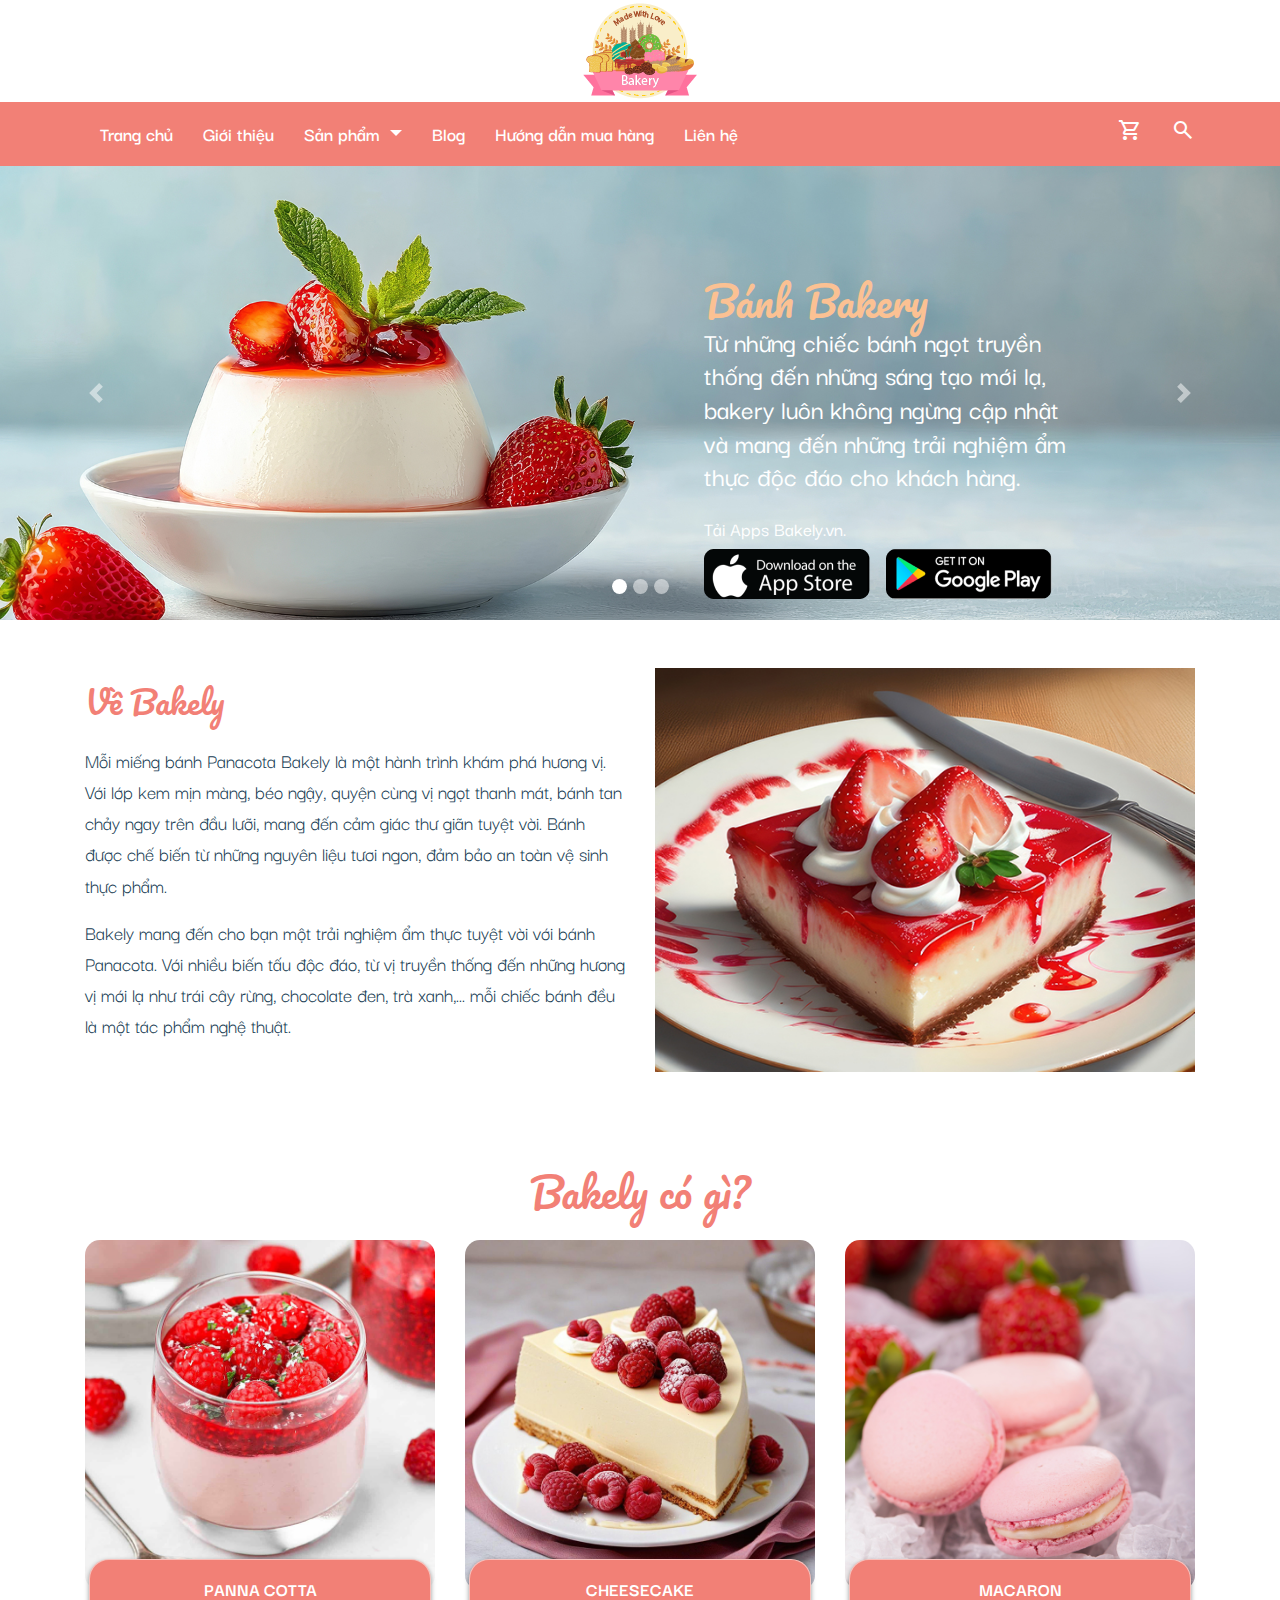
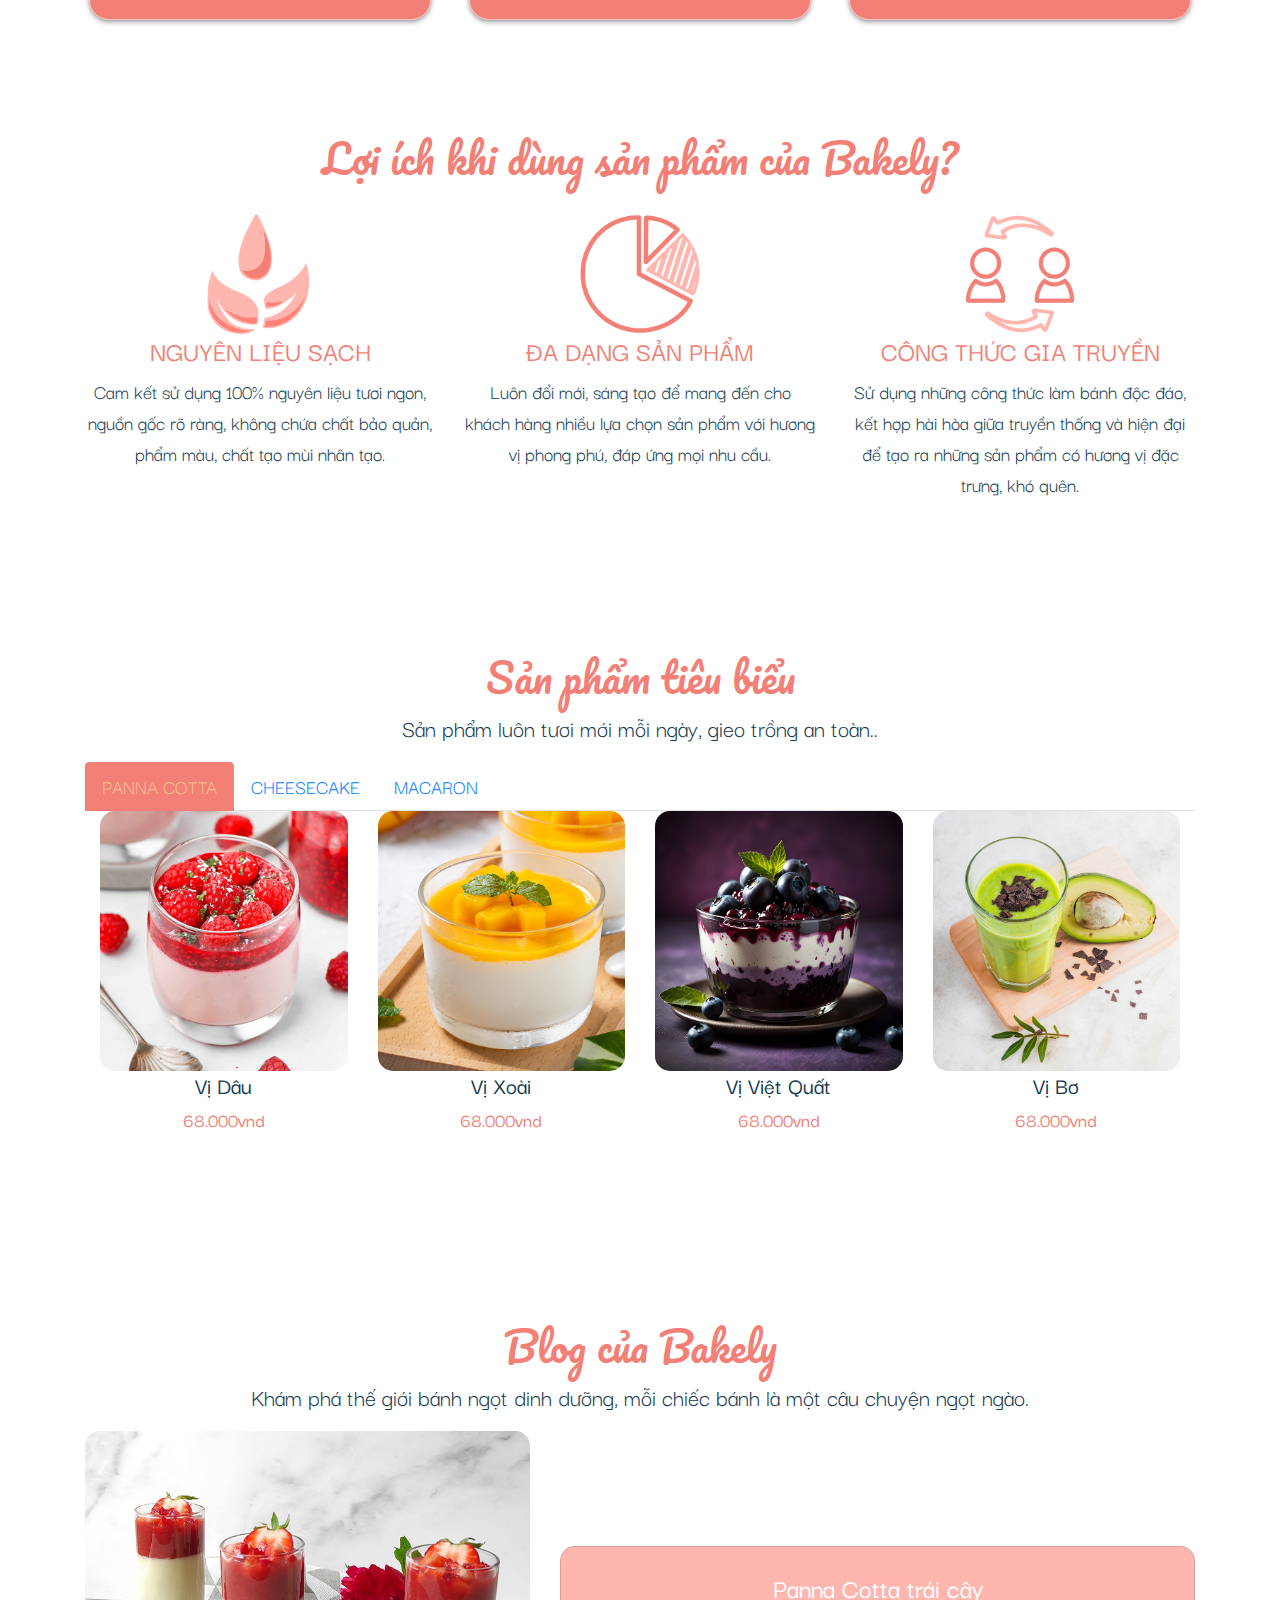
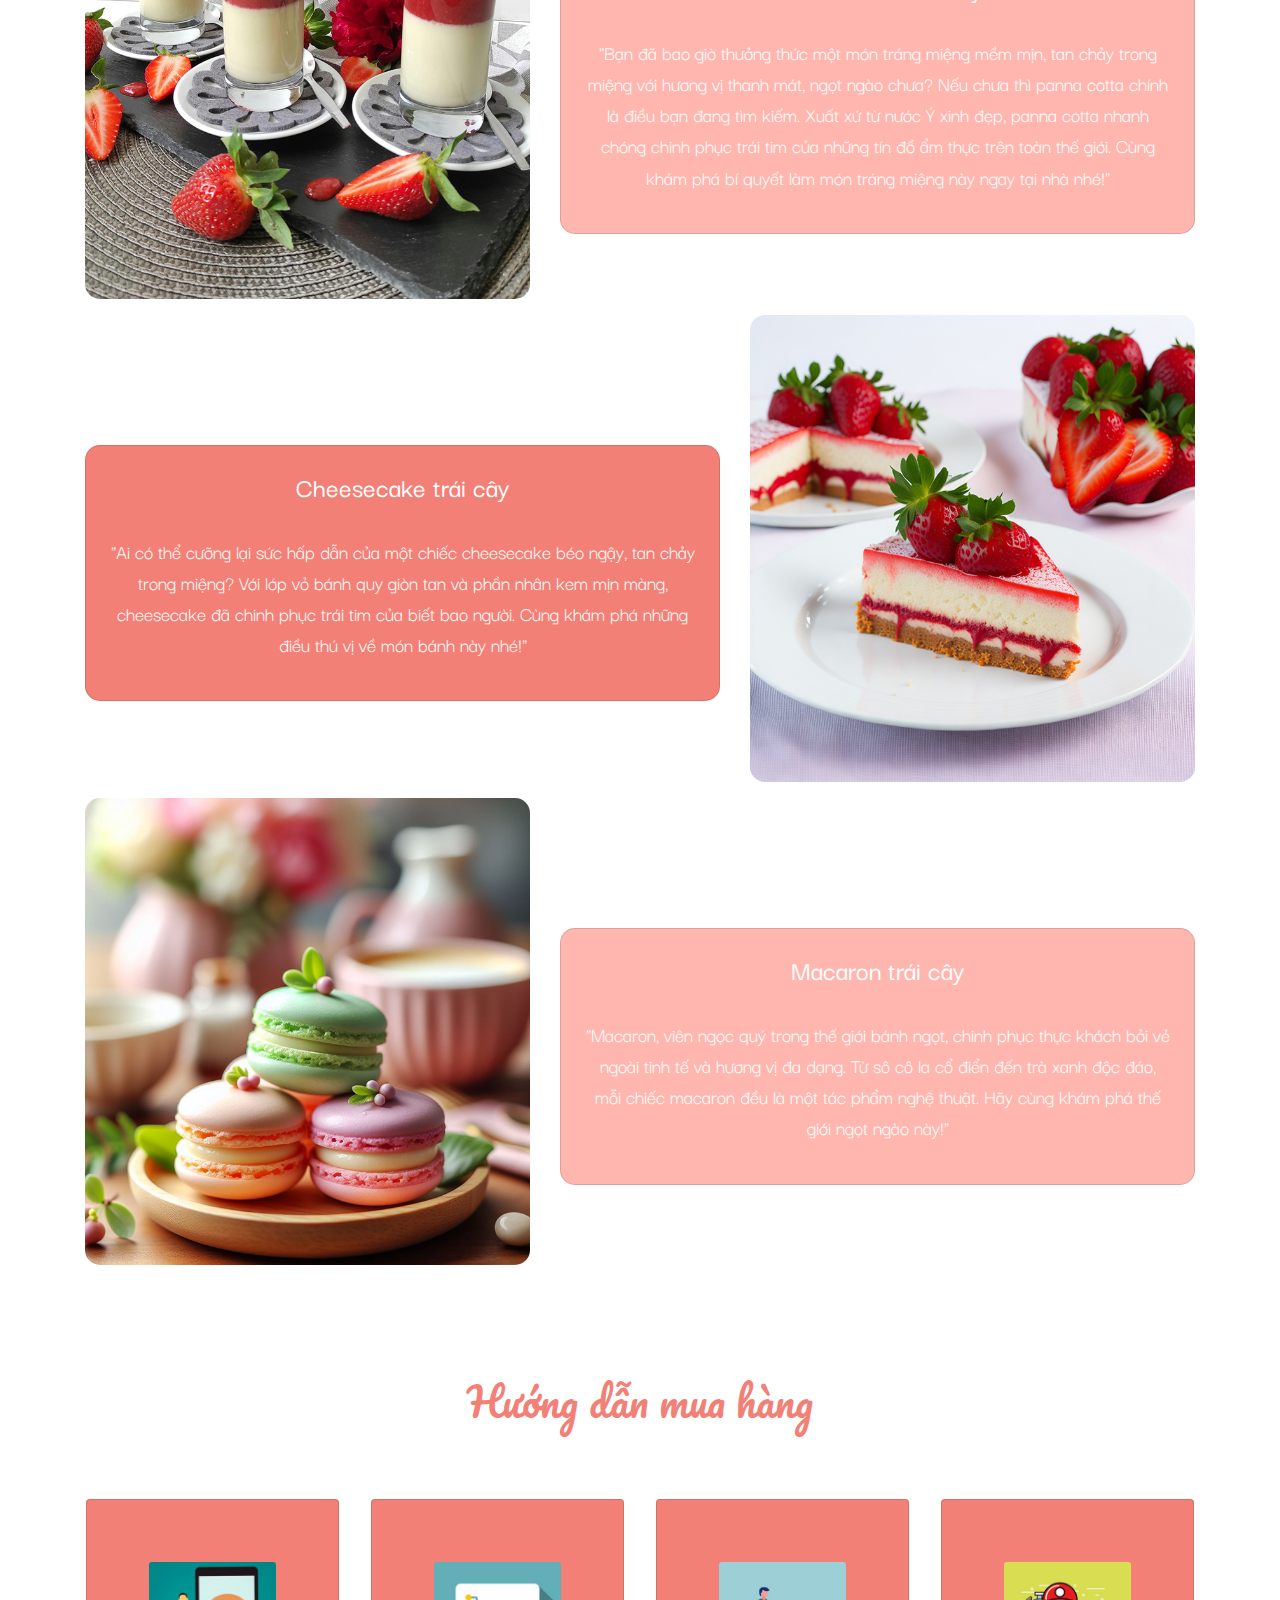
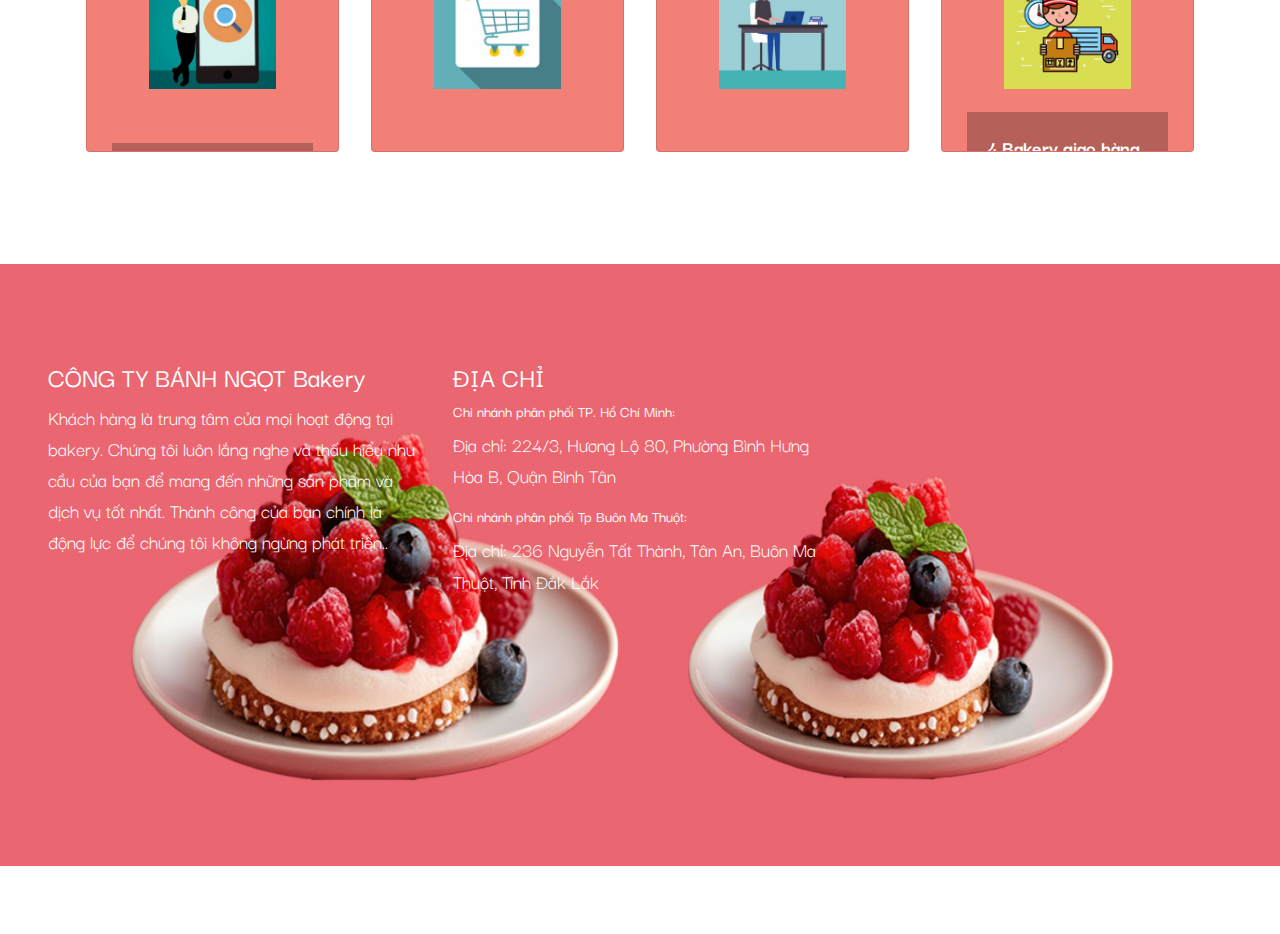
<file: index.html>
<!doctype html>
<html>
<head>
<meta charset="utf-8">
<meta http-equiv="X-UA-Compatible" content="IE=edge">
<meta name="viewport" content="width=device-width, initial-scale=1.0">
<title>bakely</title>
<link href="css/bootstrap-4.4.1.css" rel="stylesheet" type="text/css">
	<link rel="stylesheet" href="css/main-style.css">
	<link rel="stylesheet" href="https://fonts.googleapis.com/css2?family=Material+Symbols+Outlined:opsz,wght,FILL,GRAD@20..48,100..700,0..1,-50..200" />
	<link rel="stylesheet" href="https://fonts.googleapis.com/css2?family=Material+Symbols+Outlined:opsz,wght,FILL,GRAD@20..48,100..700,0..1,-50..200" />
	<link rel="stylesheet" href="css/hover.css" media="all">
	
</head>

<body>
	<div class="w-200">
		<a href="index.html">
		<img src="images/3logo/logo1-02.png" alt="" class="d-block mx-auto " style="margin: -20px">
		</a>
	</div>
<nav class="navbar navbar-expand-lg navbar-dark bg-primary ">
	<div class="container">
  <button class="navbar-toggler" type="button" data-toggle="collapse" data-target="#navbarSupportedContent1" aria-controls="navbarSupportedContent1" aria-expanded="false" aria-label="Toggle navigation"> <span class="navbar-toggler-icon"></span> </button>
	  <div class="collapse navbar-collapse" id="navbarSupportedContent1">
	    <ul class="navbar-nav mr-auto">
	      <li class="nav-item"> <a class="nav-link" href="index.html">Trang chủ<span class="sr-only">(current)</span></a> </li>
	      <li class="nav-item"> <a class="nav-link" href="#gioithieu">Giới thiệu</a> </li>
	      <li class="nav-item dropdown"> <a class="nav-link dropdown-toggle" href="#" id="navbarDropdown1" role="button" data-toggle="dropdown" aria-haspopup="true" aria-expanded="false"> Sản phẩm </a>
	        <div class="dropdown-menu bg-primary" aria-labelledby="navbarDropdown1">
				<a class="dropdown-item text-white" href="pannacotta.html">Panna cotta</a>
				<a class="dropdown-item text-white" href="cheesecake.html">Cheesecake</a>
				<a class="dropdown-item text-white" href="macaron.html">Macaron</a>
	        </div>
          </li>
	      <li class="nav-item"> <a class="nav-link" href="#blog">Blog</a> </li>
			<li class="nav-item"> <a class="nav-link" href="#huongdanmuahang">Hướng dẫn mua hàng</a> </li>
			<li class="nav-item"> <a class="nav-link" href="lienhe.html">Liên hệ</a> </li>
        </ul>
	    <div class="navbar-text">
		  <a href="cart.html">
			<span class="material-symbols-outlined">shopping_cart</span>
		</a>
			<a href="#" class="ml-4">
			<span class="material-symbols-outlined">search</span>
			</a>  
		  </div>
  </div>
		</div>
</nav>
<div id="carouselExampleIndicators1" class="carousel slide" data-ride="carousel" style="background-color: grey">
  <ol class="carousel-indicators">
    <li data-target="#carouselExampleIndicators1" data-slide-to="0" class="active"></li>
    <li data-target="#carouselExampleIndicators1" data-slide-to="1"></li>
    <li data-target="#carouselExampleIndicators1" data-slide-to="2"></li>
  </ol>
  <div class="carousel-inner" role="listbox">
    <div class="carousel-item active"> 
		<img class="d-block mx-auto img-fluid" src="images/baner/bannercake-1.jpg" alt="First slide">
      <div class="carousel-caption">
           <h1 class="text-secondary mb-0">Bánh Bakery</h1>
        
		 <h3> Từ những chiếc bánh ngọt truyền thống đến những sáng tạo mới lạ, bakery luôn không ngừng cập nhật và mang đến những trải nghiệm ẩm thực độc đáo cho khách hàng. 
</h3>
		  <h5 class="mt-4">Tải Apps Bakely.vn. </h5>
		  <div class="d-flex">
		  <img src="images/app.png" alt="" class="mr-3">
			  <img src="images/G-play.png" alt="">
		  </div>
      </div>
    </div>
    <div class="carousel-item"> <img class="d-block mx-auto img-fluid" src="images/baner/banercake-2.jpg" alt="Second slide">
     
    </div>
    <div class="carousel-item"> <img class="d-block mx-auto img-fluid" src=
		"images/baner/baner-cake-3.jpg" alt="Third slide">
     
    </div>
  </div>
  <a class="carousel-control-prev" href="#carouselExampleIndicators1" role="button" data-slide="prev"> <span class="carousel-control-prev-icon" aria-hidden="true"></span> <span class="sr-only">Previous</span> </a> <a class="carousel-control-next" href="#carouselExampleIndicators1" role="button" data-slide="next"> <span class="carousel-control-next-icon" aria-hidden="true"></span> <span class="sr-only">Next</span> </a> </div>
	
	<section id="gioithieu" class="py-5">
	<div class="container">
		<div class="row align-items-center">
			<div class="col-md-6 ">
			<h2 class="text-primary">Về Bakely</h2>
				<p class="mt-4">Mỗi miếng bánh Panacota Bakely là một hành trình khám phá hương vị. Với lớp kem mịn màng, béo ngậy, quyện cùng vị ngọt thanh mát, bánh tan chảy ngay trên đầu lưỡi, mang đến cảm giác thư giãn tuyệt vời. Bánh được chế biến từ những nguyên liệu tươi ngon, đảm bảo an toàn vệ sinh thực phẩm. </p><p>

Bakely mang đến cho bạn một trải nghiệm ẩm thực tuyệt vời với bánh Panacota. Với nhiều biến tấu độc đáo, từ vị truyền thống đến những hương vị mới lạ như trái cây rừng, chocolate đen, trà xanh,... mỗi chiếc bánh đều là một tác phẩm nghệ thuật. 



</p>
			</div>
			<div class="col-md-6">
			<img src="images/realistic-cheescake-with-fresh-top-melted-syrup.jpg" alt="" class="img-fluid">
			</div>
		</div>
	</div>
	</section>
	<section id="danhmuc" class="py-5">
		<div class="container">
			<h1 class="text-center text-primary">Bakely có gì?</h1>
			<div class="row mt-4">
				<div class="col-md-4 position-relative mb-5">
					<img src="images/3hinhdacbiet/rasp-2_1.jpg" alt="" class="img-fluid w-100" style="border-radius: 15px ">
					<a href="pannacotta.html" class="btn btn-primary">PANNA COTTA</a>
				</div>
				<div class="col-md-4 position-relative mb-5">
					<img src="images/3hinhdacbiet/raspberry-yogurt-cake.jpg" alt="" class="img-fluid w-100" style="border-radius: 15px">
					<a href="cheesecake.html" class="btn btn-primary">CHEESECAKE</a>
				</div>
				<div class="col-md-4 position-relative mb-5">
					<img src="images/3hinhdacbiet/macaroon-wooden-background.jpg" alt="" class="img-fluid w-100" style="border-radius: 15px">
					<a href="macaron.html" class="btn btn-primary">MACARON</a>
				</div>
			</div>
			</div>
	
	</section>
	
	<section id="loi-ich" class="py-5">
		<div class="container">
			<h1 class="text-center text-primary">Lợi ích khi dùng sản phẩm của Bakely?</h1>
		<div class="row text-center py-4">
		<div class="col-md-4 mb-3"> 
			<img src="images/3logo/icon4-03.png" alt="" class="d-block mx-auto">
			<h3 class="text-primary">NGUYÊN LIỆU SẠCH</h3>
			<p>Cam kết sử dụng 100% nguyên liệu tươi ngon, nguồn gốc rõ ràng, không chứa chất bảo quản, phẩm màu, chất tạo mùi nhân tạo.</p>
		</div>
				<div class="col-md-4 mb-3"> 
			<img src="images/3logo/icon4-04.png" alt="" class="d-block mx-auto">
			<h3 class="text-primary">ĐA DẠNG SẢN PHẨM</h3>
			<p> Luôn đổi mới, sáng tạo để mang đến cho khách hàng nhiều lựa chọn sản phẩm với hương vị phong phú, đáp ứng mọi nhu cầu.</p>
		</div>
			<div class="col-md-4 mb-3"> 
			<img src="images/3logo/icon4-05.png" alt="" class="d-block mx-auto">
			<h3 class="text-primary">CÔNG THỨC GIA TRUYỀN</h3>
			<p>Sử dụng những công thức làm bánh độc đáo, kết hợp hài hòa giữa truyền thống và hiện đại để tạo ra những sản phẩm có hương vị đặc trưng, khó quên.</p>
		</div>
		</div>
	</div></section>
	<section id="san-pham" class="py-5">
		<div class="container">
			<div class="row text-center">
				<div class="col-md-10 mx-auto">
					<h1 class="text-primary">Sản phẩm tiêu biểu</h1>
					<p ><big>Sản phẩm luôn tươi mới mỗi ngày, gieo trồng an toàn..</big></p>
				</div>
			</div>
			<div class="row">
				<div class="col-12">
	<!-- Nav tabs -->
<ul class="nav nav-tabs">
  <li class="nav-item">
    <a class="nav-link active " data-toggle="tab" href="#home" >PANNA COTTA</a>
  </li>
  <li class="nav-item">
    <a class="nav-link" data-toggle="tab" href="#menu1">CHEESECAKE</a>
  </li>
  <li class="nav-item">
    <a class="nav-link" data-toggle="tab" href="#menu2">MACARON</a>
  </li>
</ul>

<!-- Tab panes -->
<div class="tab-content">
  <div class="tab-pane container active" id="home">
	<div class="row text-center">
	  <div class="col-md-6 col-lg-3 position-relative mb-3 sanpham">
		<img src="images/cake/rasp-2_1.jpg" alt="" class="w-100" style="border-radius: 15px">
		  <h4>Vị Dâu</h4>
		  <h5 class="text-warning">68.000vnd</h5>
		  <div class="icon-sp">
			  <a href="#"><span class="material-symbols-outlined">shopping_cart</span></a>
		  	<a href=""><span class="material-symbols-outlined">favorite</span></a>
		 </div> 
		</div>
	  
		 <div class="col-md-6 col-lg-3 position-relative mb-3 sanpham">
		<img src="images/cake/delicious-double-colored-mango-panna-cotta-mousse-pudding-white-table-background.jpg" alt="" class="w-100" style="border-radius: 15px">
		  <h4>Vị Xoài</h4>
		  <h5 class="text-warning">68.000vnd</h5>
		  <div class="icon-sp">
			  <a href="#"><span class="material-symbols-outlined">shopping_cart</span></a>
		  	<a href=""><span class="material-symbols-outlined">favorite</span></a>
		 </div> 
		</div>
		
		 <div class="col-md-6 col-lg-3 position-relative mb-3 sanpham">
		<img src="images/cake/tasty-blueberry-dessert-purple-background.jpg" alt="" class="w-100" style="border-radius: 15px">
		  <h4>Vị Việt Quất</h4>
		  <h5 class="text-warning">68.000vnd</h5>
		  <div class="icon-sp">
			  <a href="#"><span class="material-symbols-outlined">shopping_cart</span></a>
		  	<a href=""><span class="material-symbols-outlined">favorite</span></a>
		 </div> 
		</div>
		
		 <div class="col-md-6 col-lg-3 position-relative mb-3 sanpham">
		<img src="images/cake/healthy-delicious-green-smoothie.jpg" alt="" class="w-100" style="border-radius: 15px">
		  <h4>Vị Bơ</h4>
		  <h5 class="text-warning">68.000vnd</h5>
		  <div class="icon-sp">
			  <a href="#"><span class="material-symbols-outlined">shopping_cart</span></a>
		  	<a href=""><span class="material-symbols-outlined">favorite</span></a>
		 </div> 
		</div>
		
		 
	  </div>
	
	
	</div>
  <div class="tab-pane container fade" id="menu1">
	<div class="row text-center">
	  <div class="col-md-6 col-lg-3 position-relative mb-3 sanpham">
		<img src="images/cake/raspberry-yogurt-cake.jpg" alt="" class="w-100" style="border-radius: 15px">
		  <h4>Vị Dâu</h4>
		  <h5 class="text-warning">68.000vnd</h5>
		  <div class="icon-sp">
			  <a href="#"><span class="material-symbols-outlined">shopping_cart</span></a>
		  	<a href=""><span class="material-symbols-outlined">favorite</span></a>
		 </div> 
		</div>
	  
		 <div class="col-md-6 col-lg-3 position-relative mb-3 sanpham">
		<img src="images/cake/slice-lemon-cheesecake-plate.jpg" alt="" class="w-100" style="border-radius: 15px">
		  <h4>Vị Xoài</h4>
		  <h5 class="text-warning">68.000vnd</h5>
		  <div class="icon-sp">
			  <a href="#"><span class="material-symbols-outlined">shopping_cart</span></a>
		  	<a href=""><span class="material-symbols-outlined">favorite</span></a>
		 </div> 
		</div>
		
		 <div class="col-md-6 col-lg-3 position-relative mb-3 sanpham">
		<img src="images/cake/cheesecake-with-blueberry-purple-colored-natural-background.jpg" alt="" class="w-100" style="border-radius: 15px">
		  <h4>Vị Việt Quất</h4>
		  <h5 class="text-warning">68.000vnd</h5>
		  <div class="icon-sp">
			  <a href="#"><span class="material-symbols-outlined">shopping_cart</span></a>
		  	<a href=""><span class="material-symbols-outlined">favorite</span></a>
		 </div> 
		</div>
		
		 <div class="col-md-6 col-lg-3 position-relative mb-3 sanpham">
		<img src="images/cake/delicate-kiwi-cream-pie-slice-white-plate.jpg" alt="" class="w-100" style="border-radius: 15px">
		  <h4>Vị Kiwi</h4>
		  <h5 class="text-warning">68.000vnd</h5>
		  <div class="icon-sp">
			  <a href="#"><span class="material-symbols-outlined">shopping_cart</span></a>
		  	<a href=""><span class="material-symbols-outlined">favorite</span></a>
		 </div> 
		</div>
		
		 
	  </div>
	
	
	
	</div>
  <div class="tab-pane container fade" id="menu2">
	<div class="row text-center">
	  <div class="col-md-6 col-lg-3 position-relative mb-3 sanpham">
		<img src="images/cake/macaroon-wooden-background.jpg" alt="" class="w-100" style="border-radius: 15px">
		  <h4>Vị Dâu</h4>
		  <h5 class="text-warning">68.000vnd</h5>
		  <div class="icon-sp">
			  <a href="#"><span class="material-symbols-outlined">shopping_cart</span></a>
		  	<a href=""><span class="material-symbols-outlined">favorite</span></a>
		 </div> 
		</div>
	  
		 <div class="col-md-6 col-lg-3 position-relative mb-3 sanpham">
		<img src="images/cake/there-are-three-macarons-plate-with-lemon-slices.jpg" alt="" class="w-100" style="border-radius: 15px">
		  <h4>Vị Xoài</h4>
		  <h5 class="text-warning">20.000vnd</h5>
		  <div class="icon-sp">
			  <a href="#"><span class="material-symbols-outlined">shopping_cart</span></a>
		  	<a href=""><span class="material-symbols-outlined">favorite</span></a>
		 </div> 
		</div>
		
		 <div class="col-md-6 col-lg-3 position-relative mb-3 sanpham">
		<img src="images/cake/pile-purple-macarons-isolated-black-background.jpg" alt="" class="w-100" style="border-radius: 15px">
		  <h4>Vị Việt Quất</h4>
		  <h5 class="text-warning">68.000vnd</h5>
		  <div class="icon-sp">
			  <a href="#"><span class="material-symbols-outlined">shopping_cart</span></a>
		  	<a href=""><span class="material-symbols-outlined">favorite</span></a>
		 </div> 
		</div>
		
		 <div class="col-md-6 col-lg-3 position-relative mb-3 sanpham">
		<img src="images/cake/stack-green-macarons-with-white-chocolate-drizzle-black-background.jpg" alt="" class="w-100" style="border-radius: 15px">
		  <h4>Vị Trà Xanh</h4>
		  <h5 class="text-warning">68.000vnd</h5>
		  <div class="icon-sp">
			  <a href="#"><span class="material-symbols-outlined">shopping_cart</span></a>
		  	<a href=""><span class="material-symbols-outlined">favorite</span></a>
		 </div> 
		</div>
		
		 
	  </div>
	
	
	
	
	</div>
</div>
				
				</div>
			</div>
			
		</div>
	</section>
	<section id="blog" class="py-5 ">
	<div class="container" style="padding-top: 70px ">
		<div class="row justify-content-center text-center">
			<div class="col-md-10">
				<h1 class="text-primary">Blog của Bakely</h1>
				<p><big>Khám phá thế giới bánh ngọt dinh dưỡng, mỗi chiếc bánh là một câu chuyện ngọt ngào. </big></p>
			</div>
		</div>
		<div class="row align-items-center">
			<div class="col-md-5 mb-3">
			<img src="images/cake/pexels-petros-skordas-125319420-10134248.jpg" alt="" class="w-100" style="border-radius: 15px">
			</div>
			<div class="col-md-7 mb-3">
				<div class="card bg-secondary p-4 text-white text-center rounded-15">
					<h3>Panna Cotta trái cây</h3>
				<p class="mt-4">"Bạn đã bao giờ thưởng thức một món tráng miệng mềm mịn, tan chảy trong miệng với hương vị thanh mát, ngọt ngào chưa? Nếu chưa thì panna cotta chính là điều bạn đang tìm kiếm. Xuất xứ từ nước Ý xinh đẹp, panna cotta nhanh chóng chinh phục trái tim của những tín đồ ẩm thực trên toàn thế giới. Cùng khám phá bí quyết làm món tráng miệng này ngay tại nhà nhé!"</p>
				</div>
			
			</div>
		</div>
		
		<div class="row align-items-center flex-row-reverse">
			<div class="col-md-5 mb-3">
			<img src="images/cake/strawberry-cake-with-whipped-cream-fresh-strawberries-white-plate-ai-generated.jpg" alt="" class="w-100" style="border-radius: 15px">
			</div>
			<div class="col-md-7 mb-3">
				<div class="card bg-primary p-4 text-white text-center rounded-15">
					<h3>Cheesecake trái cây</h3>
				<p class="mt-4">"Ai có thể cưỡng lại sức hấp dẫn của một chiếc cheesecake béo ngậy, tan chảy trong miệng? Với lớp vỏ bánh quy giòn tan và phần nhân kem mịn màng, cheesecake đã chinh phục trái tim của biết bao người. Cùng khám phá những điều thú vị về món bánh này nhé!"</p>
				</div>
			
			</div>
		</div>
		
		<div class="row align-items-center">
			<div class="col-md-5 mb-3">
			<img src="images/cake/photograph-colorful-delicious-macarons-with-suitable-background.jpg" alt="" class="w-100" style="border-radius: 15px">
			</div>
			<div class="col-md-7 mb-3">
				<div class="card bg-secondary p-4 text-white text-center rounded-15">
					<h3>Macaron trái cây</h3>
				<p class="mt-4">"Macaron, viên ngọc quý trong thế giới bánh ngọt, chinh phục thực khách bởi vẻ ngoài tinh tế và hương vị đa dạng. Từ sô cô la cổ điển đến trà xanh độc đáo, mỗi chiếc macaron đều là một tác phẩm nghệ thuật. Hãy cùng khám phá thế giới ngọt ngào này!"</p>
				</div>
			
			</div>
		</div>
	</div>
	
	</section>
	<section id="huongdanmuahang" class="py-5 ">
	<div class="container">
      <div class="row">
        <div class="mx-auto col-md-8 text-center">
          <h1 class="text-primary">Hướng dẫn mua hàng</h1>
         
        </div>
      </div>
      <div class="row">
        <div class="col-lg-3 col-6 p-3">
          <div class="card bg-primary"> <img class="card-img-top" src="images/icon order/search.png" alt="Card image cap">
            <div class="card-body">
              
              <b><p class="card-text">1.Tìm kiếm và lựa chọn sản phẩm mong muốn</p></b>
            </div>
          </div>
        </div>
        <div class="col-lg-3 col-6 p-3">
          <div class="card bg-primary"> <img class="card-img-top" src="images/icon order/cart.png" alt="Card image cap">
            <div class="card-body">
              
              <b><p class="card-text">2.Thêm sản phẩm vào giỏ hàng</p></b>
            </div>
          </div>
        </div>
        <div class="col-lg-3 col-6 p-3">
          <div class="card bg-primary"> <img class="card-img-top" src="images/icon order/computer.png" alt="Card image cap">
            <div class="card-body">
              
              <b><p class="card-text">3.Điền các thông tin cần thiết</p></b>
            </div>
          </div>
        </div>
        <div class="col-lg-3 col-6 p-3">
          <div class="card bg-primary"> <img class="card-img-top" src="images/icon order/delivery.png" alt="Card image cap">
            <div class="card-body">
              
              <b><p class="card-text">4.Bakery giao hàng nhanh tận nơi theo yêu cầu của khách hàng</p></b>
            </div>
          </div>
        </div>
      </div>
    </div>
  
	</section>
	
	
	
	
	
	
	<section id="lienhe" class="py-5">
	
	<footer class="py-5 text-white">
	<div class="container-fluid mt-5 px-5">
		<div class="row">
			<div class="col-md-4">
				<h3>CÔNG TY BÁNH NGỌT Bakery</h3>
				<p>Khách hàng là trung tâm của mọi hoạt động tại bakery. Chúng tôi luôn lắng nghe và thấu hiểu nhu cầu của bạn để mang đến những sản phẩm và dịch vụ tốt nhất. Thành công của bạn chính là động lực để chúng tôi không ngừng phát triển..</p>
			</div>
			<div class="col-md-4">
			<h3>ĐỊA CHỈ</h3>
				<h6>Chi nhánh phân phối TP. Hồ Chí Minh:</h6>
				<p>
Địa chỉ: 224/3, Hương Lộ 80, Phường Bình Hưng Hòa B, Quận Bình Tân
</p>
				<h6>Chi nhánh phân phối Tp Buôn Ma Thuột:</h6>
				<p>
Địa chỉ: 236 Nguyễn Tất Thành, Tân An, Buôn Ma Thuột, Tỉnh Đắk Lắk 
</p>
			</div>
			<div class="col-md-4">
			<iframe src="https://www.google.com/maps/embed?pb=!1m18!1m12!1m3!1d3918.943719686204!2d106.57994257600618!3d10.815619058467627!2m3!1f0!2f0!3f0!3m2!1i1024!2i768!4f13.1!3m3!1m2!1s0x31752b4263b4928f%3A0x65a06c8b8e6abb7f!2zMjI0IMSQSDgwLCBLUDIsIELDrG5oIENow6FuaCwgSOG7kyBDaMOtIE1pbmggNzAwMDAwLCBWaeG7h3QgTmFt!5e0!3m2!1svi!2s!4v1729362495690!5m2!1svi!2s" width="100%" height="450" style="border:0;" allowfullscreen="" loading="lazy" referrerpolicy="no-referrer-when-downgrade"></iframe>
			
			</div>
		</div>
		
		</div>
	
	</footer>
</section>		
<script src="js/jquery-3.4.1.min.js"></script>
<script src="js/popper.min.js"></script>
<script src="js/bootstrap-4.4.1.js"></script>
</body>
</html>
</file>
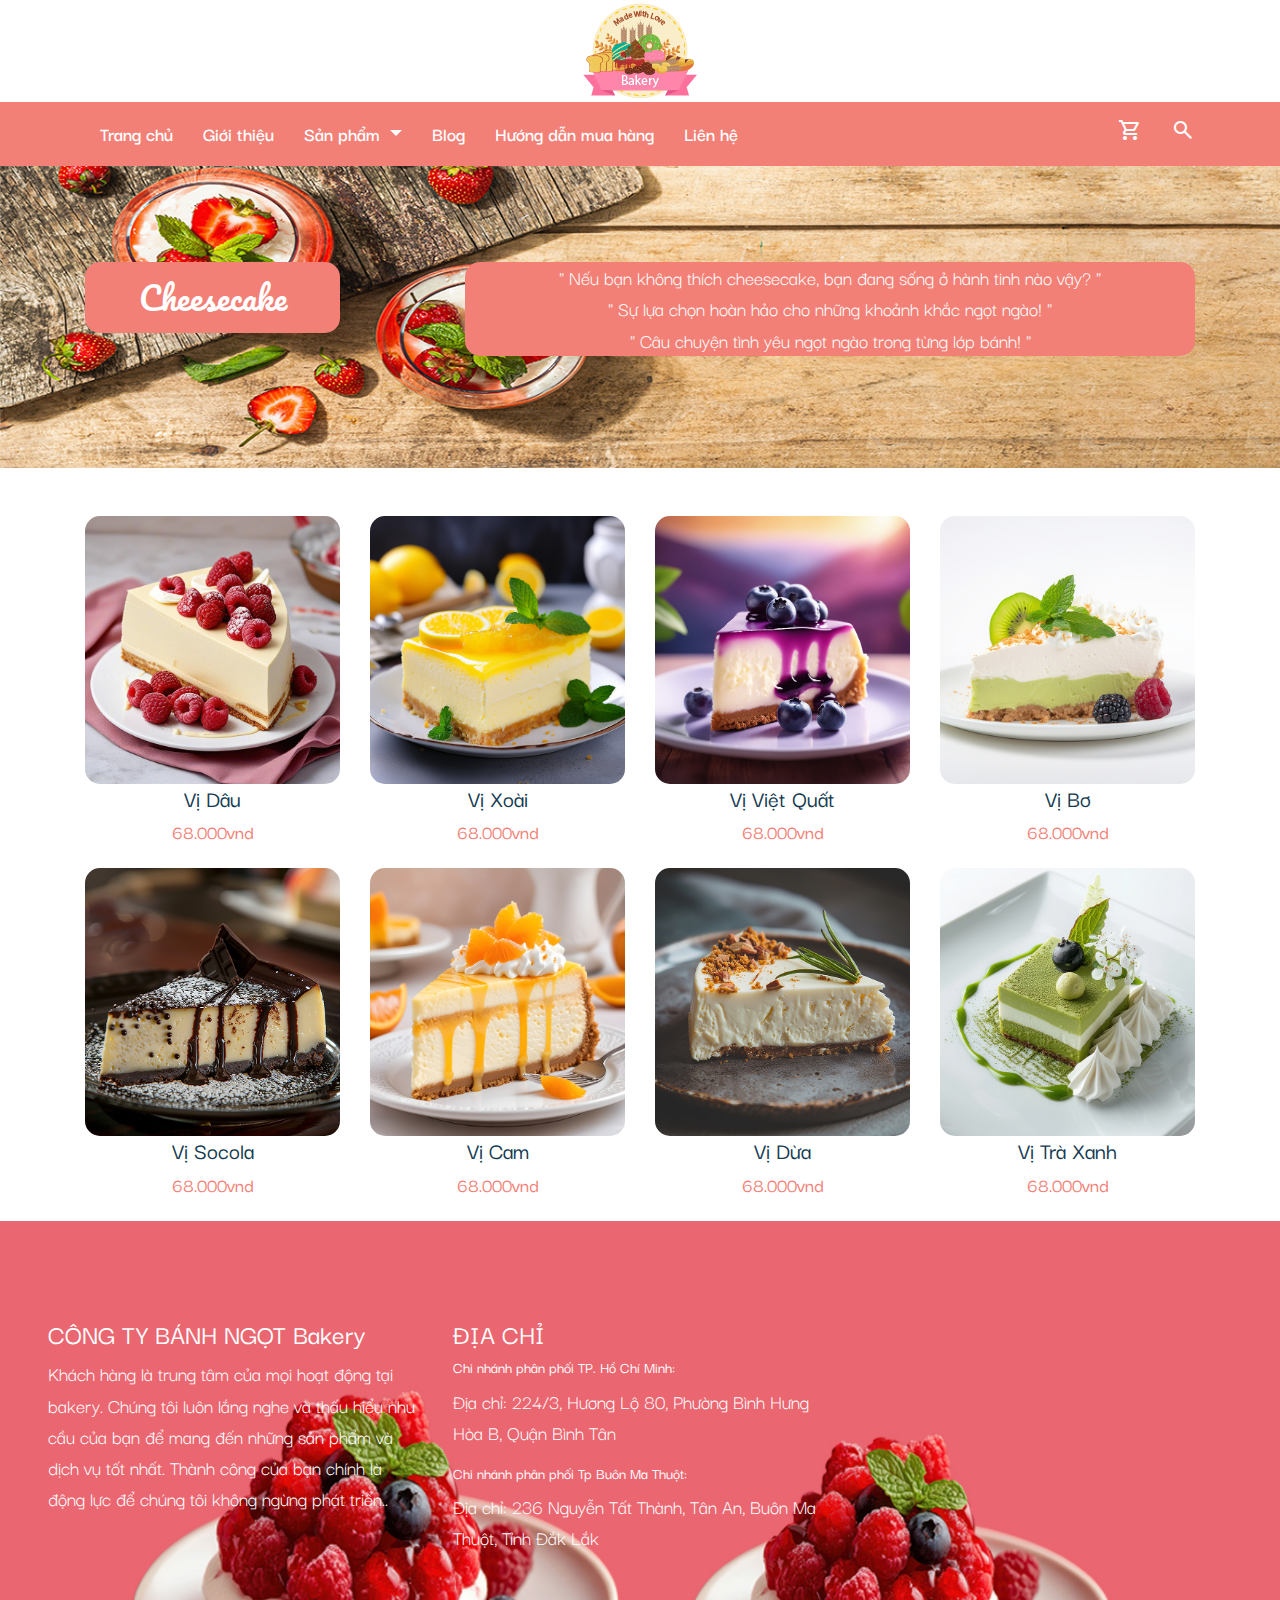
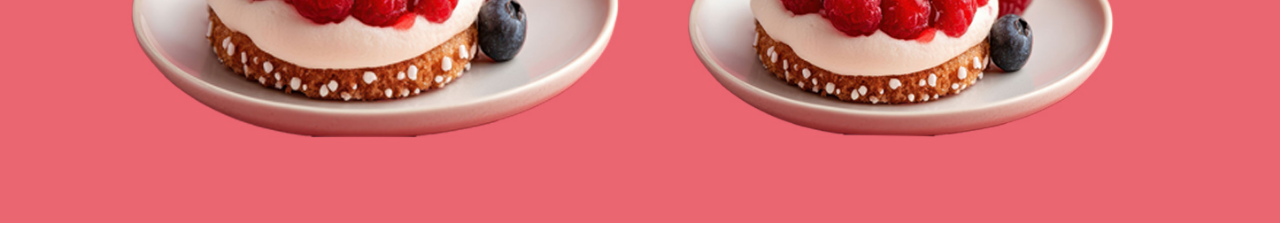
<file: cheesecake.html>
<!doctype html>
<html>
<head>
<meta charset="utf-8">
<meta http-equiv="X-UA-Compatible" content="IE=edge">
<meta name="viewport" content="width=device-width, initial-scale=1.0">
<title>bakely</title>
<link href="css/bootstrap-4.4.1.css" rel="stylesheet" type="text/css">
	<link rel="stylesheet" href="css/main-style.css">
	<link rel="stylesheet" href="https://fonts.googleapis.com/css2?family=Material+Symbols+Outlined:opsz,wght,FILL,GRAD@20..48,100..700,0..1,-50..200" />
	<link rel="stylesheet" href="https://fonts.googleapis.com/css2?family=Material+Symbols+Outlined:opsz,wght,FILL,GRAD@20..48,100..700,0..1,-50..200" />
	<link rel="stylesheet" href="css/hover.css" media="all">
</head>

<body>
	<div class="w-100">
		<a href="index.html">
		<img src="images/3logo/logo1-02.png" alt="" class="d-block mx-auto" style="margin: -20px">
		</a>
	</div>
<nav class="navbar navbar-expand-lg navbar-dark bg-primary">
	<div class="container">
  <button class="navbar-toggler" type="button" data-toggle="collapse" data-target="#navbarSupportedContent1" aria-controls="navbarSupportedContent1" aria-expanded="false" aria-label="Toggle navigation"> <span class="navbar-toggler-icon"></span> </button>
	  <div class="collapse navbar-collapse" id="navbarSupportedContent1">
	    <ul class="navbar-nav mr-auto">
	      <li class="nav-item"> <a class="nav-link " href="index.html">Trang chủ<span class="sr-only">(current)</span></a> </li>
	      <li class="nav-item"> <a class="nav-link " href="index.html">Giới thiệu</a> </li>
	      <li class="nav-item dropdown"> <a class="nav-link dropdown-toggle" href="#" id="navbarDropdown1" role="button" data-toggle="dropdown" aria-haspopup="true" aria-expanded="false"> Sản phẩm </a>
	        <div class="dropdown-menu bg-primary" aria-labelledby="navbarDropdown1">
				<a class="dropdown-item text-white" href="pannacotta.html">Panna cotta</a>
				<a class="dropdown-item text-white" href="cheesecake.html">Cheesecake</a>
				<a class="dropdown-item text-white" href="macaron.html">Macaron</a>
	        </div>
          </li>
	      <li class="nav-item"> <a class="nav-link" href="index.html">Blog</a> </li>
			<li class="nav-item"> <a class="nav-link" href="index.html">Hướng dẫn mua hàng</a> </li>
			<li class="nav-item"> <a class="nav-link" href="lienhe.html">Liên hệ</a> </li>
        </ul>
	    <div class="navbar-text">
		  <a href="cart.html">
			<span class="material-symbols-outlined">shopping_cart</span>
		</a>
			<a href="#" class="ml-4">
			<span class="material-symbols-outlined">search</span>
			</a>  
		  </div>
  </div>
		</div>
</nav>
	<div class="page-tilte py-5" >
	<div class="container py-5">
		<div class="row text-white justify-content-between" >
			<div class="col-3">
			<h2 class="bg-primary text text-center p-3" style="border-radius: 15px ">Cheesecake</h2>
			</div>
			<div class="col-8">
			<p class="bg-primary text text-center " style="border-radius: 15px">" Nếu bạn không thích cheesecake, bạn đang sống ở hành tinh nào vậy? "
<br>" Sự lựa chọn hoàn hảo cho những khoảnh khắc ngọt ngào! "
<br>" Câu chuyện tình yêu ngọt ngào trong từng lớp bánh! "</p>
			</div>
		</div>
	</div>
	</div>	<!--ket thuc tieu de trang-->
	
	<div class="container">
		<div class="row text-center mt-5">
	  <div class="col-md-6 col-lg-3 position-relative mb-3 sanpham">
		<img src="images/cake/raspberry-yogurt-cake.jpg" alt="" class="w-100" style="border-radius: 15px ">
		  <h4>Vị Dâu</h4>
		  <h5 class="text-warning">68.000vnd</h5>
		  <div class="icon-sp">
			  <a href="#"><span class="material-symbols-outlined">shopping_cart</span></a>
		  	<a href=""><span class="material-symbols-outlined">favorite</span></a>
		 </div> 
		</div>
	  
		 <div class="col-md-6 col-lg-3 position-relative mb-3 sanpham">
		<img src="images/cake/slice-lemon-cheesecake-plate.jpg" alt="" class="w-100" style="border-radius: 15px ">
		  <h4>Vị Xoài</h4>
		  <h5 class="text-warning">68.000vnd</h5>
		  <div class="icon-sp">
			  <a href="#"><span class="material-symbols-outlined">shopping_cart</span></a>
		  	<a href=""><span class="material-symbols-outlined">favorite</span></a>
		 </div> 
		</div>
		
		 <div class="col-md-6 col-lg-3 position-relative mb-3 sanpham">
		<img src="images/cake/cheesecake-with-blueberry-purple-colored-natural-background.jpg" alt="" class="w-100" style="border-radius: 15px ">
		  <h4>Vị Việt Quất</h4>
		  <h5 class="text-warning">68.000vnd</h5>
		  <div class="icon-sp">
			  <a href="#"><span class="material-symbols-outlined">shopping_cart</span></a>
		  	<a href=""><span class="material-symbols-outlined">favorite</span></a>
		 </div> 
		</div>
		
		 <div class="col-md-6 col-lg-3 position-relative mb-3 sanpham">
		<img src="images/cake/delicate-kiwi-cream-pie-slice-white-plate.jpg" alt="" class="w-100" style="border-radius: 15px ">
		  <h4>Vị Bơ</h4>
		  <h5 class="text-warning">68.000vnd</h5>
		  <div class="icon-sp">
			  <a href="#"><span class="material-symbols-outlined">shopping_cart</span></a>
		  	<a href=""><span class="material-symbols-outlined">favorite</span></a>
		 </div> 
		</div>
		
		 <div class="col-md-6 col-lg-3 position-relative mb-3 sanpham">
		<img src="images/cake/socola.jpg" alt="" class="w-100" style="border-radius: 15px ">
		  <h4>Vị Socola</h4>
		  <h5 class="text-warning">68.000vnd</h5>
		  <div class="icon-sp">
			  <a href="#"><span class="material-symbols-outlined">shopping_cart</span></a>
		  	<a href=""><span class="material-symbols-outlined">favorite</span></a>
		 </div> 
		</div>
		 <div class="col-md-6 col-lg-3 position-relative mb-3 sanpham">
		<img src="images/cake/slice-cake-with-orange-slices-plate-with-fork.jpg" alt="" class="w-100" style="border-radius: 15px ">
		  <h4>Vị Cam</h4>
		  <h5 class="text-warning">68.000vnd</h5>
		  <div class="icon-sp">
			  <a href="#"><span class="material-symbols-outlined">shopping_cart</span></a>
		  	<a href=""><span class="material-symbols-outlined">favorite</span></a>
		 </div> 
		</div>
		 <div class="col-md-6 col-lg-3 position-relative mb-3 sanpham">
		<img src="images/cake/cakes.jpg" alt="" class="w-100" style="border-radius: 15px ">
		  <h4> Vị Dừa</h4>
		  <h5 class="text-warning">68.000vnd</h5>
		  <div class="icon-sp">
			  <a href="#"><span class="material-symbols-outlined">shopping_cart</span></a>
		  	<a href=""><span class="material-symbols-outlined">favorite</span></a>
		 </div> 
		</div>
		 <div class="col-md-6 col-lg-3 position-relative mb-3 sanpham">
		<img src="images/cake/matcha-dessert.jpg" alt="" class="w-100" style="border-radius: 15px ">
		  <h4>Vị Trà Xanh</h4>
		  <h5 class="text-warning">68.000vnd</h5>
		  <div class="icon-sp">
			  <a href="#"><span class="material-symbols-outlined">shopping_cart</span></a>
		  	<a href=""><span class="material-symbols-outlined">favorite</span></a>
		 </div> 
		</div>
	  </div>
	
	</div>
	
	
	
	
	
	
	
<footer class="py-5 text-white">
	<div class="container-fluid mt-5 px-5">
		<div class="row">
			<div class="col-md-4">
				<h3>CÔNG TY BÁNH NGỌT Bakery</h3>
				<p>Khách hàng là trung tâm của mọi hoạt động tại bakery. Chúng tôi luôn lắng nghe và thấu hiểu nhu cầu của bạn để mang đến những sản phẩm và dịch vụ tốt nhất. Thành công của bạn chính là động lực để chúng tôi không ngừng phát triển..</p>
			</div>
			<div class="col-md-4">
			<h3>ĐỊA CHỈ</h3>
				<h6>Chi nhánh phân phối TP. Hồ Chí Minh:</h6>
				<p>
Địa chỉ: 224/3, Hương Lộ 80, Phường Bình Hưng Hòa B, Quận Bình Tân
</p>
				<h6>Chi nhánh phân phối Tp Buôn Ma Thuột:</h6>
				<p>
Địa chỉ: 236 Nguyễn Tất Thành, Tân An, Buôn Ma Thuột, Tỉnh Đắk Lắk 
</p>
			</div>
			<div class="col-md-4">
			<iframe src="https://www.google.com/maps/embed?pb=!1m18!1m12!1m3!1d3918.943719686204!2d106.57994257600618!3d10.815619058467627!2m3!1f0!2f0!3f0!3m2!1i1024!2i768!4f13.1!3m3!1m2!1s0x31752b4263b4928f%3A0x65a06c8b8e6abb7f!2zMjI0IMSQSDgwLCBLUDIsIELDrG5oIENow6FuaCwgSOG7kyBDaMOtIE1pbmggNzAwMDAwLCBWaeG7h3QgTmFt!5e0!3m2!1svi!2s!4v1729362495690!5m2!1svi!2s" width="100%" height="450" style="border:0;" allowfullscreen="" loading="lazy" referrerpolicy="no-referrer-when-downgrade"></iframe>
			</div>
		</div>
		
		</div>
	
	</footer>	
	<script src="js/jquery-3.4.1.min.js"></script>
<script src="js/popper.min.js"></script>
<script src="js/bootstrap-4.4.1.js"></script>
</body>
</html>
</file>
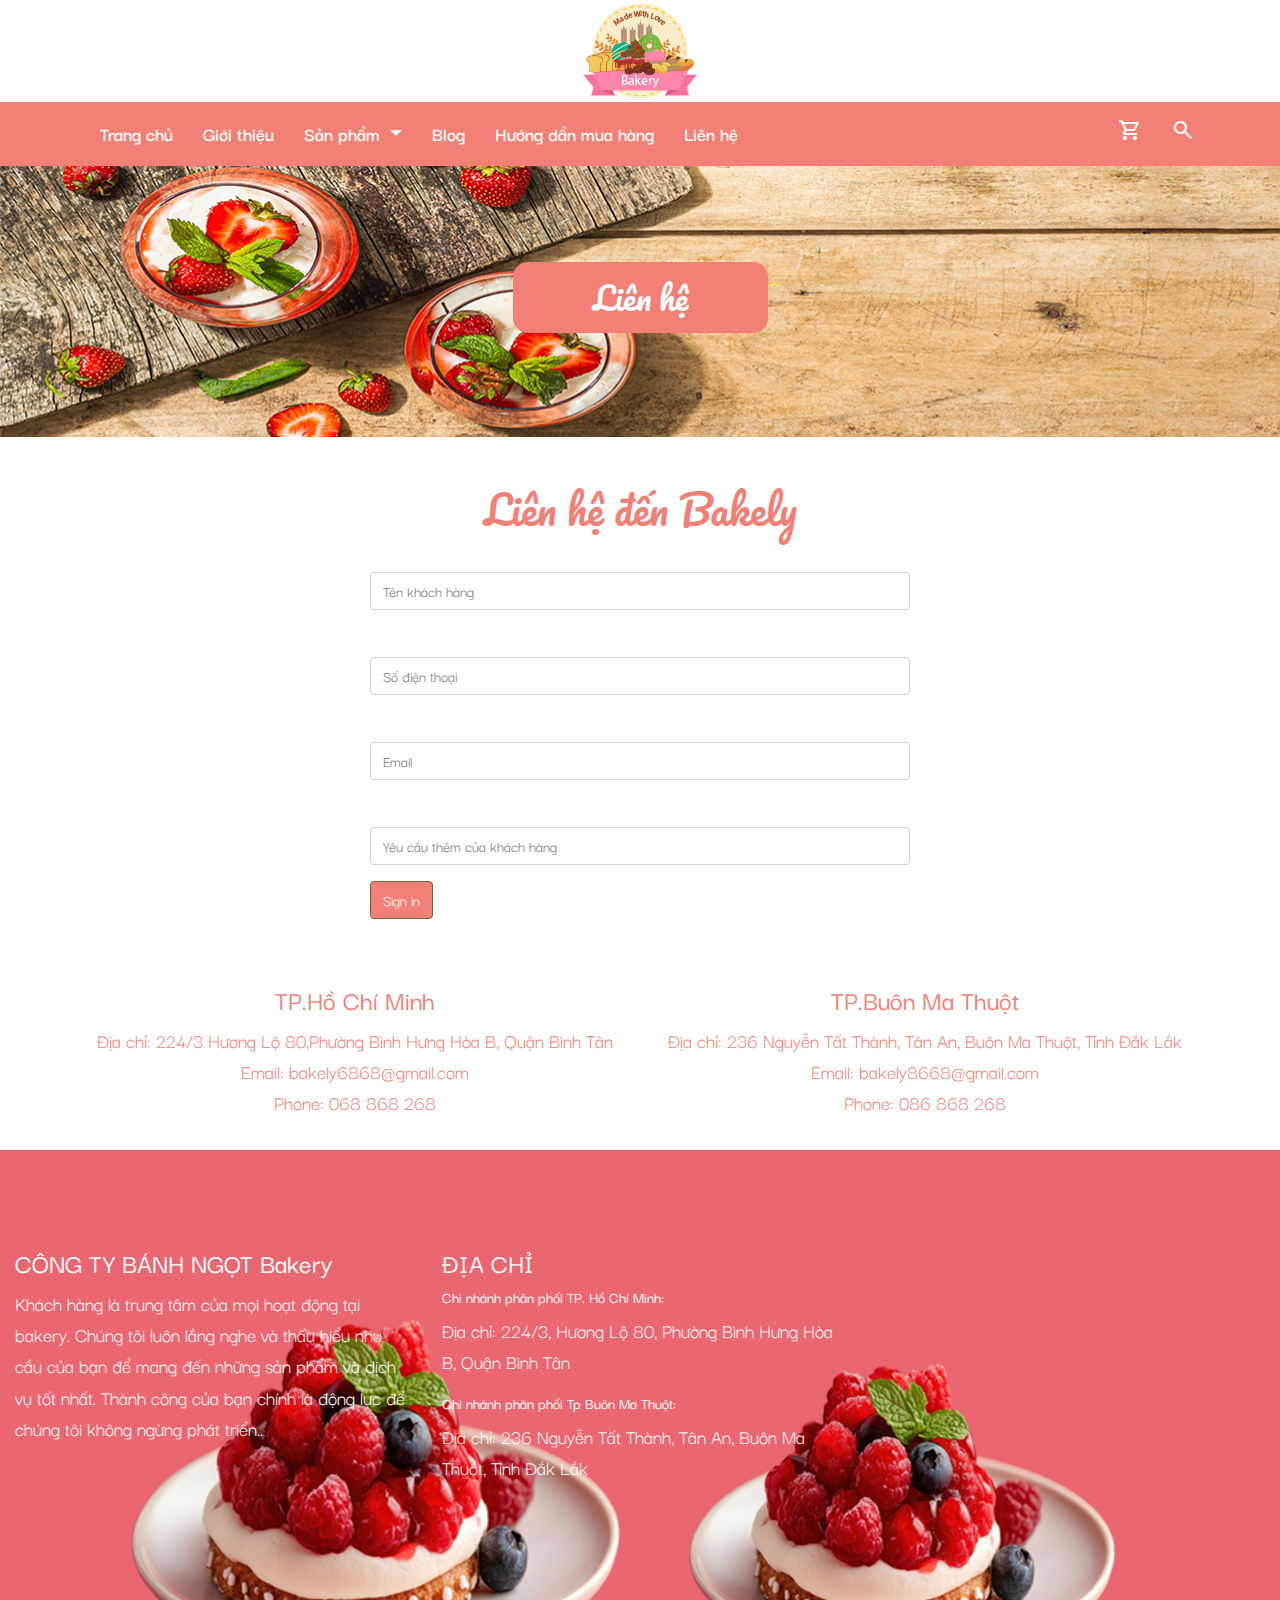
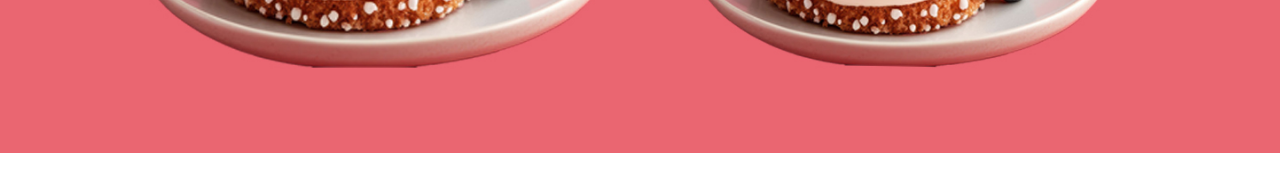
<file: lienhe.html>
<!doctype html>
<html>
<head>
<meta charset="utf-8">
<meta http-equiv="X-UA-Compatible" content="IE=edge">
<meta name="viewport" content="width=device-width, initial-scale=1.0">
<title>bakely</title>
<link href="css/bootstrap-4.4.1.css" rel="stylesheet" type="text/css">
	<link rel="stylesheet" href="css/main-style.css">
	<link rel="stylesheet" href="https://fonts.googleapis.com/css2?family=Material+Symbols+Outlined:opsz,wght,FILL,GRAD@20..48,100..700,0..1,-50..200" />
	<link rel="stylesheet" href="https://fonts.googleapis.com/css2?family=Material+Symbols+Outlined:opsz,wght,FILL,GRAD@20..48,100..700,0..1,-50..200" />
	<link rel="stylesheet" href="css/hover.css" media="all">
</head>

<body>
	<div class="w-100">
		<a href="index.html">
		<img src="images/3logo/logo1-02.png" alt="" class="d-block mx-auto" style="margin: -20px">
		</a>
	</div>
<nav class="navbar navbar-expand-lg navbar-dark bg-primary">
	<div class="container">
  <button class="navbar-toggler" type="button" data-toggle="collapse" data-target="#navbarSupportedContent1" aria-controls="navbarSupportedContent1" aria-expanded="false" aria-label="Toggle navigation"> <span class="navbar-toggler-icon"></span> </button>
	  <div class="collapse navbar-collapse" id="navbarSupportedContent1">
	    <ul class="navbar-nav mr-auto">
	      <li class="nav-item "> <a class="nav-link " href="index.html">Trang chủ<span class="sr-only">(current)</span></a> </li>
	      <li class="nav-item"> <a class="nav-link " href="index.html">Giới thiệu</a> </li>
	      <li class="nav-item dropdown"> <a class="nav-link dropdown-toggle" href="#" id="navbarDropdown1" role="button" data-toggle="dropdown" aria-haspopup="true" aria-expanded="false"> Sản phẩm </a>
	        <div class="dropdown-menu bg-primary" aria-labelledby="navbarDropdown1">
				<a class="dropdown-item text-white" href="pannacotta.html">Panna cotta</a>
				<a class="dropdown-item text-white" href="cheesecake.html">Cheesecake</a>
				<a class="dropdown-item text-white" href="macaron.html">Macaron</a>
	        </div>
          </li>
	      <li class="nav-item"> <a class="nav-link" href="index.html">Blog</a> </li>
			<li class="nav-item"> <a class="nav-link" href="index.html">Hướng dẩn mua hàng</a> </li>
			<li class="nav-item"> <a class="nav-link" href="lienhe.html">Liên hệ</a> </li>
        </ul>
	    <div class="navbar-text">
		  <a href="cart.html">
			<span class="material-symbols-outlined">shopping_cart</span>
		</a>
			<a href="#" class="ml-4">
			<span class="material-symbols-outlined">search</span>
			</a>  
		  </div>
  </div>
		</div>
</nav>
	<div class="page-tilte py-5" id="ngucoc">
	<div class="container py-5">
		<div class="row text-white justify-content-center">
			<div class="col-3">
			<h2 class="bg-primary text-white text-center p-3" style="border-radius: 15px ">Liên hệ</h2>
			</div>
			
		</div>
		</div>		
	</div>
 <div class="py-5 text-center">
    <div class="container">
      <div class="row" style="">
        <div class="mx-auto col-lg-6 col-10">
          <h1 class= "text-primary" >Liên hệ đến Bakely</h1>
          
          <form class="text-left">
            <div class="form-group" > <label for="form16" ></label> <input type="text" class="form-control" id="form16" placeholder="Tên khách hàng"> </div>
            <div class="form-group"> <label for="form17"></label> <input type="text" class="form-control" id="form17" placeholder="Số điện thoại"> </div>
            <div class="form-group"> <label for="form18"></label> <input type="email" class="form-control" id="form18" placeholder="Email"> </div>
            <div class="form-group"> <label for="form19"></label> <input type="email" class="form-control" id="form19" placeholder="Yêu cầu thêm của khách hàng"> </div>
            <button type="submit" class="btn btn-primary">Sign in</button>
          </form>
        </div>
      </div>
    </div>
  </div>	
 <div class="container">
      <div class="row text-center">
        <div class="col-md-6 p-3">
			<h3 class="text-warning">TP.Hồ Chí Minh</h3>
          <p class="text-warning"> Địa chỉ: 224/3 Hương Lộ 80,Phường Bình Hưng Hòa B, Quận Bình Tân
			<br>Email: bakely6868@gmail.com
			<br>Phone: 068 868 268
			</p>
        </div>
        <div class="col-md-6 p-3">
          <h3 class="text-warning">TP.Buôn Ma Thuột</h3>
          <p class="text-warning"> Địa chỉ: 236 Nguyễn Tất Thành, Tân An, Buôn Ma Thuột, Tỉnh Đắk Lắk
			<br>Email: bakely8668@gmail.com
			<br>Phone: 086 868 268
			</p>
        </div>
      </div>
    </div>		
	
	
<footer class="py-5 text-white">
	<div class="container-fluid mt-5">
		<div class="row">
			<div class="col-md-4">
				<h3>CÔNG TY BÁNH NGỌT Bakery</h3>
				<p>Khách hàng là trung tâm của mọi hoạt động tại bakery. Chúng tôi luôn lắng nghe và thấu hiểu nhu cầu của bạn để mang đến những sản phẩm và dịch vụ tốt nhất. Thành công của bạn chính là động lực để chúng tôi không ngừng phát triển..</p>
			</div>
			<div class="col-md-4">
			<h3>ĐỊA CHỈ</h3>
				<h6>Chi nhánh phân phối TP. Hồ Chí Minh:</h6>
				<p>
Địa chỉ: 224/3, Hương Lộ 80, Phường Bình Hưng Hòa B, Quận Bình Tân
</p>
				<h6>Chi nhánh phân phối Tp Buôn Ma Thuột:</h6>
				<p>
Địa chỉ: 236 Nguyễn Tất Thành, Tân An, Buôn Ma Thuột, Tỉnh Đắk Lắk 
</p>
			</div>
			<div class="col-md-4">
			<iframe src="https://www.google.com/maps/embed?pb=!1m18!1m12!1m3!1d3918.943719686204!2d106.57994257600618!3d10.815619058467627!2m3!1f0!2f0!3f0!3m2!1i1024!2i768!4f13.1!3m3!1m2!1s0x31752b4263b4928f%3A0x65a06c8b8e6abb7f!2zMjI0IMSQSDgwLCBLUDIsIELDrG5oIENow6FuaCwgSOG7kyBDaMOtIE1pbmggNzAwMDAwLCBWaeG7h3QgTmFt!5e0!3m2!1svi!2s!4v1729362495690!5m2!1svi!2s" width="100%" height="450" style="border:0;" allowfullscreen="" loading="lazy" referrerpolicy="no-referrer-when-downgrade"></iframe>
			
			</div>
		</div>
		
		</div>
	
	</footer>	
	<script src="js/jquery-3.4.1.min.js"></script>
<script src="js/popper.min.js"></script>
<script src="js/bootstrap-4.4.1.js"></script>
</body>
</html>
</file>
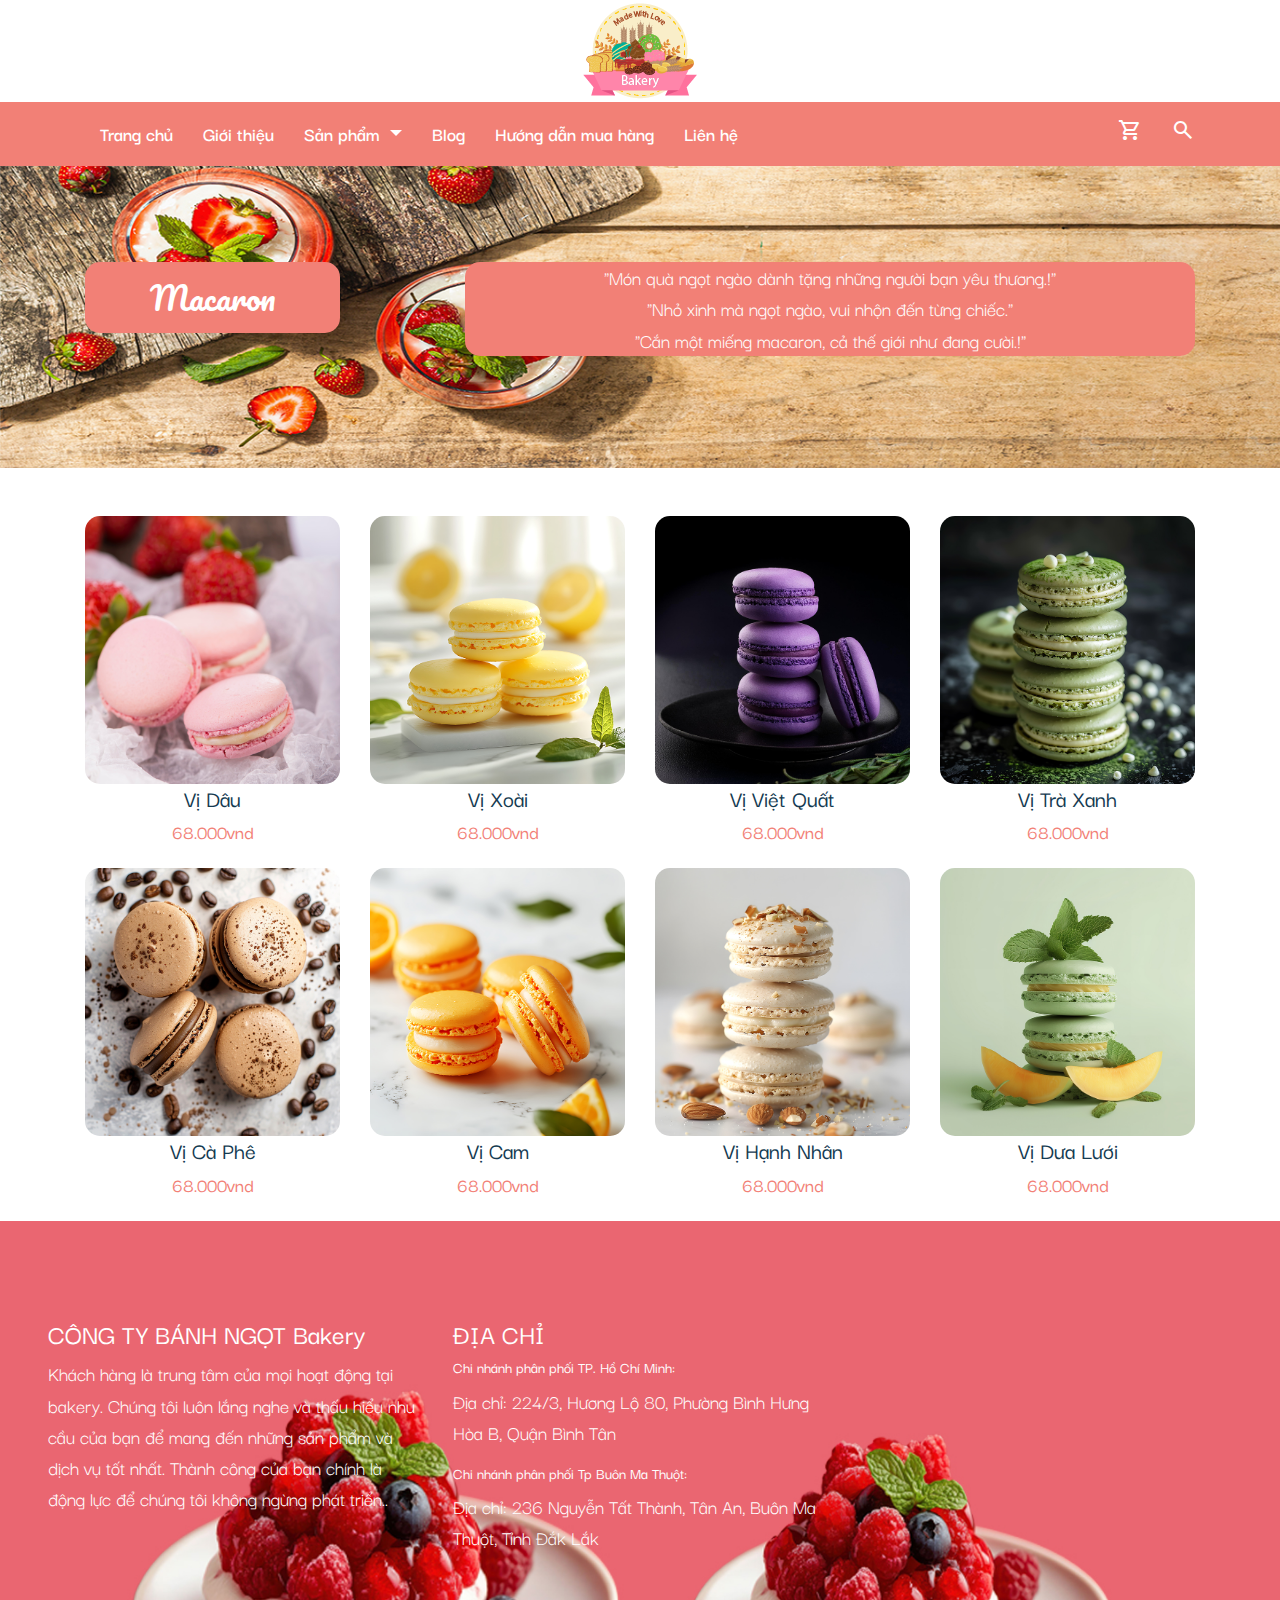
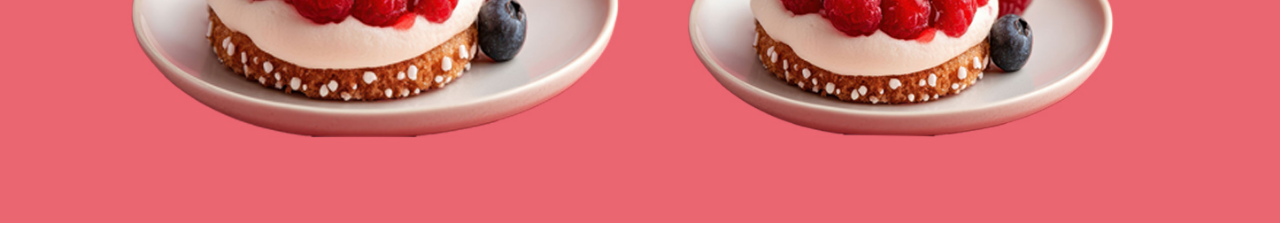
<file: macaron.html>
<!doctype html>
<html>
<head>
<meta charset="utf-8">
<meta http-equiv="X-UA-Compatible" content="IE=edge">
<meta name="viewport" content="width=device-width, initial-scale=1.0">
<title>bakely</title>
<link href="css/bootstrap-4.4.1.css" rel="stylesheet" type="text/css">
	<link rel="stylesheet" href="css/main-style.css">
	<link rel="stylesheet" href="https://fonts.googleapis.com/css2?family=Material+Symbols+Outlined:opsz,wght,FILL,GRAD@20..48,100..700,0..1,-50..200" />
	<link rel="stylesheet" href="https://fonts.googleapis.com/css2?family=Material+Symbols+Outlined:opsz,wght,FILL,GRAD@20..48,100..700,0..1,-50..200" />
	<link rel="stylesheet" href="css/hover.css" media="all">
</head>

<body>
	<div class="w-100">
		<a href="index.html">
		<img src="images/3logo/logo1-02.png" alt="" class="d-block mx-auto" style="margin: -20px">
		</a>
	</div>
<nav class="navbar navbar-expand-lg navbar-dark bg-primary">
	<div class="container">
  <button class="navbar-toggler" type="button" data-toggle="collapse" data-target="#navbarSupportedContent1" aria-controls="navbarSupportedContent1" aria-expanded="false" aria-label="Toggle navigation"> <span class="navbar-toggler-icon"></span> </button>
	  <div class="collapse navbar-collapse" id="navbarSupportedContent1">
	    <ul class="navbar-nav mr-auto">
	      <li class="nav-item"> <a class="nav-link " href="index.html">Trang chủ<span class="sr-only">(current)</span></a> </li>
	      <li class="nav-item"> <a class="nav-link " href="index.html">Giới thiệu</a> </li>
	      <li class="nav-item dropdown"> <a class="nav-link dropdown-toggle" href="#" id="navbarDropdown1" role="button" data-toggle="dropdown" aria-haspopup="true" aria-expanded="false"> Sản phẩm </a>
	        <div class="dropdown-menu bg-primary" aria-labelledby="navbarDropdown1">
				<a class="dropdown-item text-white" href="pannacotta.html">Panna cotta</a>
				<a class="dropdown-item text-white" href="cheesecake.html">Cheesecake</a>
				<a class="dropdown-item text-white" href="macaron.html">Macaron</a>
	        </div>
          </li>
	      <li class="nav-item"> <a class="nav-link" href="index.html">Blog</a> </li>
			<li class="nav-item"> <a class="nav-link" href="index.html">Hướng dẫn mua hàng</a> </li>
			<li class="nav-item"> <a class="nav-link" href="lienhe.html">Liên hệ</a> </li>
        </ul>
	    <div class="navbar-text">
		  <a href="cart.html">
			<span class="material-symbols-outlined">shopping_cart</span>
		</a>
			<a href="#" class="ml-4">
			<span class="material-symbols-outlined">search</span>
			</a>  
		  </div>
  </div>
		</div>
</nav>
	<div class="page-tilte py-5" >
	<div class="container py-5">
		<div class="row text-white justify-content-between" >
			<div class="col-3">
			<h2 class="bg-primary text text-center p-3" style="border-radius: 15px ">Macaron</h2>
			</div>
			<div class="col-8 ">
			<p class="bg-primary text text-center " style="border-radius: 15px">"Món quà ngọt ngào dành tặng những người bạn yêu thương.!"
<br>"Nhỏ xinh mà ngọt ngào, vui nhộn đến từng chiếc."
<br>"Cắn một miếng macaron, cả thế giới như đang cười.!"</p>
			</div>
		</div>
	</div>
	</div>	<!--ket thuc tieu de trang-->
	
	<div class="container">
		<div class="row text-center mt-5">
	  <div class="col-md-6 col-lg-3 position-relative mb-3 sanpham">
		<img src="images/cake/macaroon-wooden-background.jpg" alt="" class="w-100" style="border-radius: 15px ">
		  <h4>Vị Dâu</h4>
		  <h5 class="text-warning">68.000vnd</h5>
		  <div class="icon-sp">
			  <a href="#"><span class="material-symbols-outlined">shopping_cart</span></a>
		  	<a href=""><span class="material-symbols-outlined">favorite</span></a>
		 </div> 
		</div>
	  
		 <div class="col-md-6 col-lg-3 position-relative mb-3 sanpham">
		<img src="images/cake/there-are-three-macarons-plate-with-lemon-slices.jpg" alt="" class="w-100" style="border-radius: 15px ">
		  <h4>Vị Xoài</h4>
		  <h5 class="text-warning">68.000vnd</h5>
		  <div class="icon-sp">
			  <a href="#"><span class="material-symbols-outlined">shopping_cart</span></a>
		  	<a href=""><span class="material-symbols-outlined">favorite</span></a>
		 </div> 
		</div>
		
		 <div class="col-md-6 col-lg-3 position-relative mb-3 sanpham">
		<img src="images/cake/pile-purple-macarons-isolated-black-background.jpg" alt="" class="w-100" style="border-radius: 15px ">
		  <h4>Vị Việt Quất</h4>
		  <h5 class="text-warning">68.000vnd</h5>
		  <div class="icon-sp">
			  <a href="#"><span class="material-symbols-outlined">shopping_cart</span></a>
		  	<a href=""><span class="material-symbols-outlined">favorite</span></a>
		 </div> 
		</div>
		
		 <div class="col-md-6 col-lg-3 position-relative mb-3 sanpham">
		<img src="images/cake/stack-green-macarons-with-white-chocolate-drizzle-black-background.jpg" alt="" class="w-100" style="border-radius: 15px ">
		  <h4>Vị Trà Xanh</h4>
		  <h5 class="text-warning">68.000vnd</h5>
		  <div class="icon-sp">
			  <a href="#"><span class="material-symbols-outlined">shopping_cart</span></a>
		  	<a href=""><span class="material-symbols-outlined">favorite</span></a>
		 </div> 
		</div>
		
		 <div class="col-md-6 col-lg-3 position-relative mb-3 sanpham">
		<img src="images/cake/top-view-image-coffee-macarons-with-coffee-beans.jpg" alt="" class="w-100" style="border-radius: 15px ">
		  <h4>Vị Cà Phê</h4>
		  <h5 class="text-warning">68.000vnd</h5>
		  <div class="icon-sp">
			  <a href="#"><span class="material-symbols-outlined">shopping_cart</span></a>
		  	<a href=""><span class="material-symbols-outlined">favorite</span></a>
		 </div> 
		</div>
		 <div class="col-md-6 col-lg-3 position-relative mb-3 sanpham">
		<img src="images/cake/there-are-three-macarons-that-are-sitting-table.jpg" alt="" class="w-100" style="border-radius: 15px ">
		  <h4>Vị Cam</h4>
		  <h5 class="text-warning">68.000vnd</h5>
		  <div class="icon-sp">
			  <a href="#"><span class="material-symbols-outlined">shopping_cart</span></a>
		  	<a href=""><span class="material-symbols-outlined">favorite</span></a>
		 </div> 
		</div>
		 <div class="col-md-6 col-lg-3 position-relative mb-3 sanpham">
		<img src="images/cake/stack-cookies-with-almonds-top-them.jpg" alt="" class="w-100" style="border-radius: 15px ">
		  <h4> Vị Hạnh Nhân</h4>
		  <h5 class="text-warning">68.000vnd</h5>
		  <div class="icon-sp">
			  <a href="#"><span class="material-symbols-outlined">shopping_cart</span></a>
		  	<a href=""><span class="material-symbols-outlined">favorite</span></a>
		 </div> 
		</div>
		 <div class="col-md-6 col-lg-3 position-relative mb-3 sanpham">
		<img src="images/cake/piquant-maio-mango-mint-macarons-isolated-white-background.jpg" alt="" class="w-100" style="border-radius: 15px ">
		  <h4>Vị Dưa Lưới</h4>
		  <h5 class="text-warning">68.000vnd</h5>
		  <div class="icon-sp">
			  <a href="#"><span class="material-symbols-outlined">shopping_cart</span></a>
		  	<a href=""><span class="material-symbols-outlined">favorite</span></a>
		 </div> 
		</div>
	  </div>
	
	</div>
	
	
	
	
	
	
	
<footer class="py-5 text-white">
	<div class="container-fluid mt-5 px-5">
		<div class="row">
			<div class="col-md-4">
				<h3>CÔNG TY BÁNH NGỌT Bakery</h3>
				<p>Khách hàng là trung tâm của mọi hoạt động tại bakery. Chúng tôi luôn lắng nghe và thấu hiểu nhu cầu của bạn để mang đến những sản phẩm và dịch vụ tốt nhất. Thành công của bạn chính là động lực để chúng tôi không ngừng phát triển..</p>
			</div>
			<div class="col-md-4">
			<h3>ĐỊA CHỈ</h3>
				<h6>Chi nhánh phân phối TP. Hồ Chí Minh:</h6>
				<p>
Địa chỉ: 224/3, Hương Lộ 80, Phường Bình Hưng Hòa B, Quận Bình Tân
</p>
				<h6>Chi nhánh phân phối Tp Buôn Ma Thuột:</h6>
				<p>
Địa chỉ: 236 Nguyễn Tất Thành, Tân An, Buôn Ma Thuột, Tỉnh Đắk Lắk 
</p>
			</div>
			<div class="col-md-4">
			<iframe src="https://www.google.com/maps/embed?pb=!1m18!1m12!1m3!1d3918.943719686204!2d106.57994257600618!3d10.815619058467627!2m3!1f0!2f0!3f0!3m2!1i1024!2i768!4f13.1!3m3!1m2!1s0x31752b4263b4928f%3A0x65a06c8b8e6abb7f!2zMjI0IMSQSDgwLCBLUDIsIELDrG5oIENow6FuaCwgSOG7kyBDaMOtIE1pbmggNzAwMDAwLCBWaeG7h3QgTmFt!5e0!3m2!1svi!2s!4v1729362495690!5m2!1svi!2s" width="100%" height="450" style="border:0;" allowfullscreen="" loading="lazy" referrerpolicy="no-referrer-when-downgrade"></iframe>
			</div>
		</div>
		
		</div>
	
	</footer>	
	<script src="js/jquery-3.4.1.min.js"></script>
<script src="js/popper.min.js"></script>
<script src="js/bootstrap-4.4.1.js"></script>
</body>
</html>
</file>
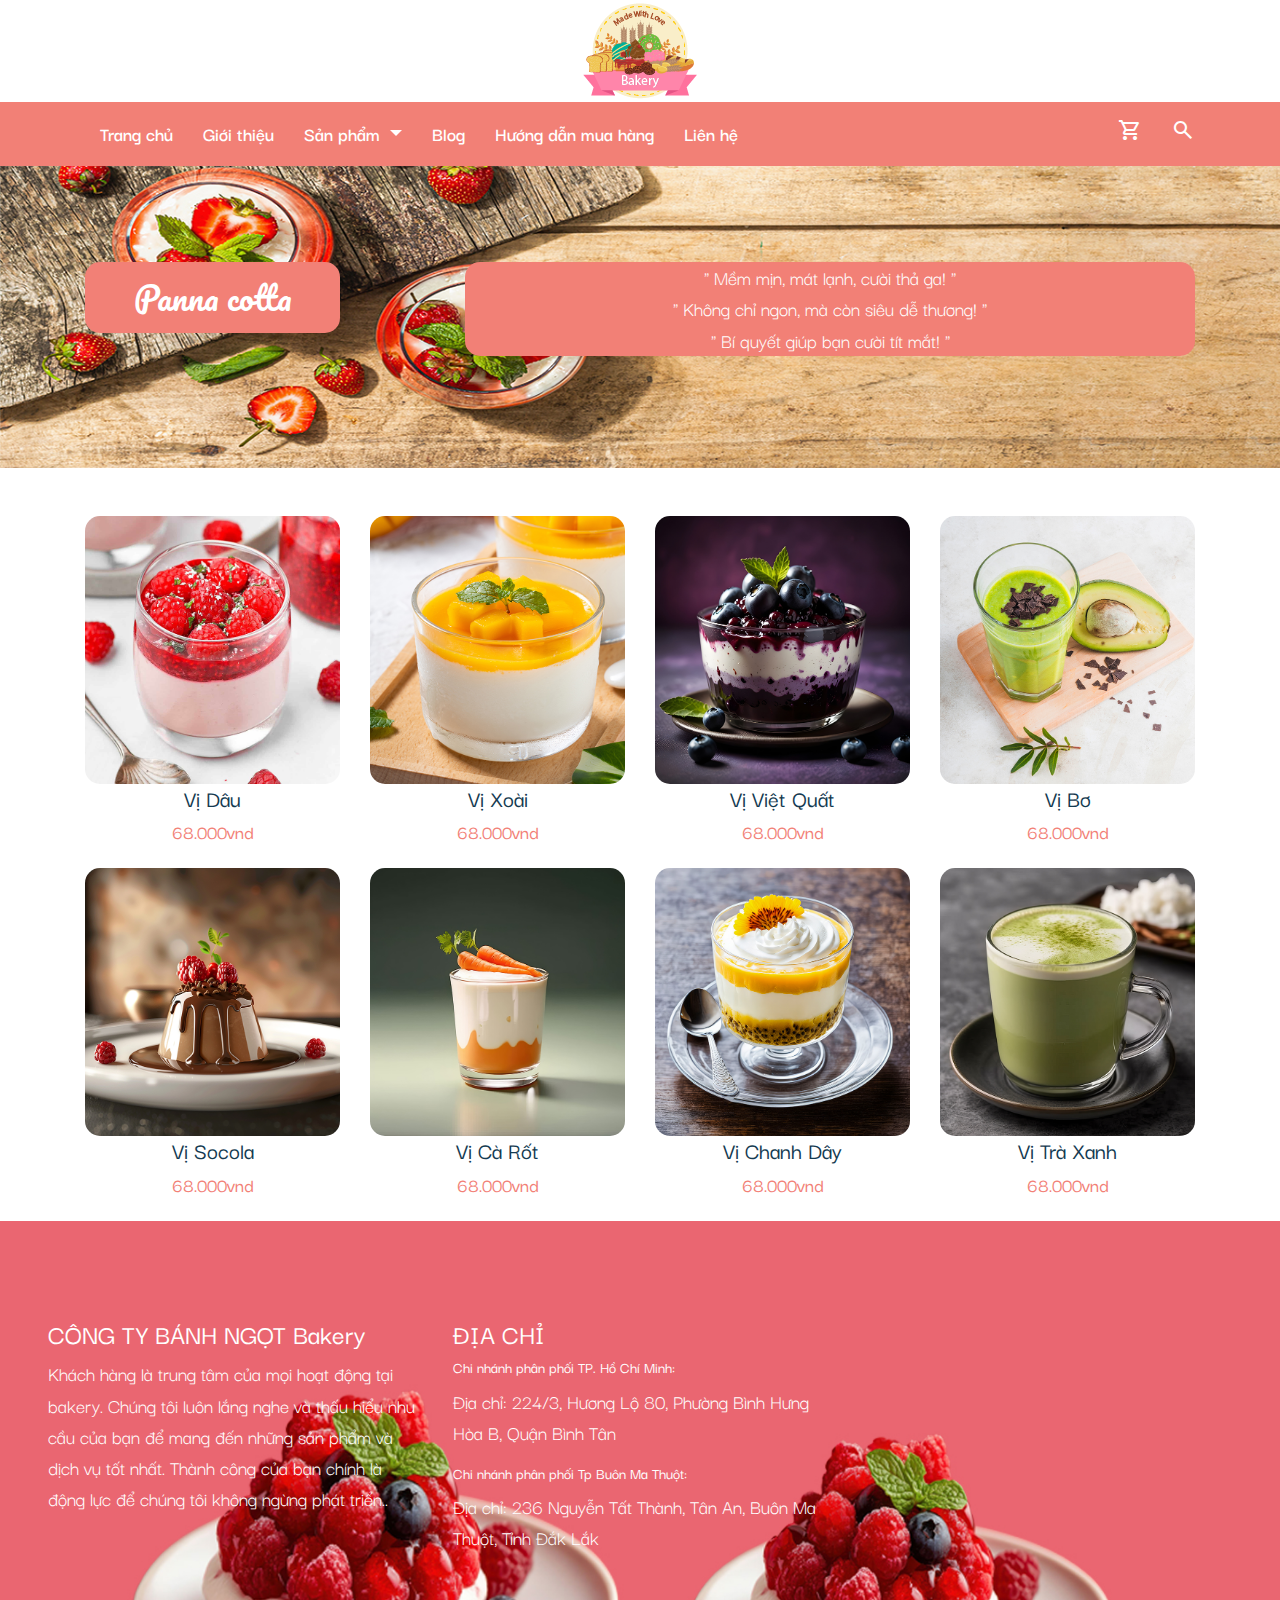
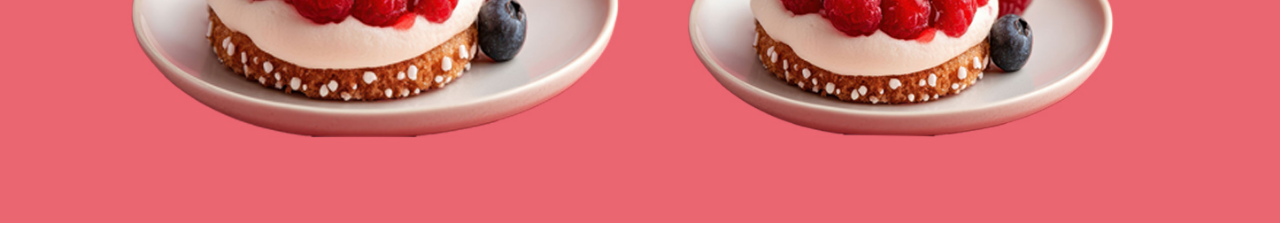
<file: pannacotta.html>
<!doctype html>
<html>
<head>
<meta charset="utf-8">
<meta http-equiv="X-UA-Compatible" content="IE=edge">
<meta name="viewport" content="width=device-width, initial-scale=1.0">
<title>bakely</title>
<link href="css/bootstrap-4.4.1.css" rel="stylesheet" type="text/css">
	<link rel="stylesheet" href="css/main-style.css">
	<link rel="stylesheet" href="https://fonts.googleapis.com/css2?family=Material+Symbols+Outlined:opsz,wght,FILL,GRAD@20..48,100..700,0..1,-50..200" />
	<link rel="stylesheet" href="https://fonts.googleapis.com/css2?family=Material+Symbols+Outlined:opsz,wght,FILL,GRAD@20..48,100..700,0..1,-50..200" />
	<link rel="stylesheet" href="css/hover.css" media="all">
</head>

<body>
	<div class="w-100">
		<a href="index.html">
		<img src="images/3logo/logo1-02.png" alt="" class="d-block mx-auto" style="margin: -20px">
		</a>
	</div>
<nav class="navbar navbar-expand-lg navbar-dark bg-primary">
	<div class="container">
  <button class="navbar-toggler" type="button" data-toggle="collapse" data-target="#navbarSupportedContent1" aria-controls="navbarSupportedContent1" aria-expanded="false" aria-label="Toggle navigation"> <span class="navbar-toggler-icon"></span> </button>
	  <div class="collapse navbar-collapse" id="navbarSupportedContent1">
	    <ul class="navbar-nav mr-auto">
	      <li class="nav-item"> <a class="nav-link " href="index.html">Trang chủ<span class="sr-only">(current)</span></a> </li>
	      <li class="nav-item"> <a class="nav-link " href="index.html">Giới thiệu</a> </li>
	      <li class="nav-item dropdown"> <a class="nav-link dropdown-toggle" href="#" id="navbarDropdown1" role="button" data-toggle="dropdown" aria-haspopup="true" aria-expanded="false"> Sản phẩm </a>
	        <div class="dropdown-menu bg-primary" aria-labelledby="navbarDropdown1">
				<a class="dropdown-item text-white" href="pannacottta.html">Panna cotta</a>
				<a class="dropdown-item text-white" href="cheesecake.html">Cheesecake</a>
				<a class="dropdown-item text-white" href="macaron.html">Macaron</a>
	        </div>
          </li>
	      <li class="nav-item"> <a class="nav-link" href="blog.html">Blog</a> </li>
			<li class="nav-item"> <a class="nav-link" href="index.html">Hướng dẫn mua hàng</a> </li>
			<li class="nav-item"> <a class="nav-link" href="lienhe.html">Liên hệ</a> </li>
        </ul>
	    <div class="navbar-text">
		  <a href="cart.html">
			<span class="material-symbols-outlined">shopping_cart</span>
		</a>
			<a href="#" class="ml-4">
			<span class="material-symbols-outlined">search</span>
			</a>  
		  </div>
  </div>
		</div>
</nav>
	<div class="page-tilte py-5" >
	<div class="container py-5">
		<div class="row text-white justify-content-between" >
			<div class="col-3">
			<h2 class="bg-primary text text-center p-3" style="border-radius: 15px ">Panna cotta</h2>
			</div>
			<div class="col-8 ">
			<p class="bg-primary text text-center " style="border-radius: 15px">" Mềm mịn, mát lạnh, cười thả ga! "
<br>" Không chỉ ngon, mà còn siêu dễ thương! "
<br>" Bí quyết giúp bạn cười tít mắt! "</p>
			</div>
		</div>
	</div>
	</div>	<!--ket thuc tieu de trang-->
	
	<div class="container">
		<div class="row text-center mt-5">
	  <div class="col-md-6 col-lg-3 position-relative mb-3 sanpham">
		<img src="images/cake/rasp-2_1.jpg" alt="" class="w-100" style="border-radius: 15px ">
		  <h4>Vị Dâu</h4>
		  <h5 class="text-warning">68.000vnd</h5>
		  <div class="icon-sp">
			  <a href="#"><span class="material-symbols-outlined">shopping_cart</span></a>
		  	<a href=""><span class="material-symbols-outlined">favorite</span></a>
		 </div> 
		</div>
	  
		 <div class="col-md-6 col-lg-3 position-relative mb-3 sanpham">
		<img src="images/cake/delicious-double-colored-mango-panna-cotta-mousse-pudding-white-table-background.jpg" alt="" class="w-100" style="border-radius: 15px ">
		  <h4>Vị Xoài</h4>
		  <h5 class="text-warning">68.000vnd</h5>
		  <div class="icon-sp">
			  <a href="#"><span class="material-symbols-outlined">shopping_cart</span></a>
		  	<a href=""><span class="material-symbols-outlined">favorite</span></a>
		 </div> 
		</div>
		
		 <div class="col-md-6 col-lg-3 position-relative mb-3 sanpham">
		<img src="images/cake/tasty-blueberry-dessert-purple-background.jpg" alt="" class="w-100" style="border-radius: 15px ">
		  <h4>Vị Việt Quất</h4>
		  <h5 class="text-warning">68.000vnd</h5>
		  <div class="icon-sp">
			  <a href="#"><span class="material-symbols-outlined">shopping_cart</span></a>
		  	<a href=""><span class="material-symbols-outlined">favorite</span></a>
		 </div> 
		</div>
		
		 <div class="col-md-6 col-lg-3 position-relative mb-3 sanpham">
		<img src="images/cake/healthy-delicious-green-smoothie.jpg" alt="" class="w-100" style="border-radius: 15px ">
		  <h4>Vị Bơ</h4>
		  <h5 class="text-warning">68.000vnd</h5>
		  <div class="icon-sp">
			  <a href="#"><span class="material-symbols-outlined">shopping_cart</span></a>
		  	<a href=""><span class="material-symbols-outlined">favorite</span></a>
		 </div> 
		</div>
		
		 <div class="col-md-6 col-lg-3 position-relative mb-3 sanpham">
		<img src="images/cake/3d-rendered-photo-chocolate-dessert-with-chocolate-sauce-plate.jpg" alt="" class="w-100" style="border-radius: 15px ">
		  <h4>Vị Socola</h4>
		  <h5 class="text-warning">68.000vnd</h5>
		  <div class="icon-sp">
			  <a href="#"><span class="material-symbols-outlined">shopping_cart</span></a>
		  	<a href=""><span class="material-symbols-outlined">favorite</span></a>
		 </div> 
		</div>
		 <div class="col-md-6 col-lg-3 position-relative mb-3 sanpham">
		<img src="images/cake/carrot-yogurt-yogurts-with-studio-background.jpg" alt="" class="w-100" style="border-radius: 15px ">
		  <h4>Vị Cà Rốt</h4>
		  <h5 class="text-warning">68.000vnd</h5>
		  <div class="icon-sp">
			  <a href="#"><span class="material-symbols-outlined">shopping_cart</span></a>
		  	<a href=""><span class="material-symbols-outlined">favorite</span></a>
		 </div> 
		</div>
		 <div class="col-md-6 col-lg-3 position-relative mb-3 sanpham">
		<img src="images/cake/delicious-dessert-ice-cream-generative-ai.jpg" alt="" class="w-100" style="border-radius: 15px ">
		  <h4> Vị Chanh Dây</h4>
		  <h5 class="text-warning">68.000vnd</h5>
		  <div class="icon-sp">
			  <a href="#"><span class="material-symbols-outlined">shopping_cart</span></a>
		  	<a href=""><span class="material-symbols-outlined">favorite</span></a>
		 </div> 
		</div>
		 <div class="col-md-6 col-lg-3 position-relative mb-3 sanpham">
		<img src="images/cake/refreshing-green-color-matcha-generative-ai.jpg" alt="" class="w-100" style="border-radius: 15px ">
		  <h4>Vị Trà Xanh</h4>
		  <h5 class="text-warning">68.000vnd</h5>
		  <div class="icon-sp">
			  <a href="#"><span class="material-symbols-outlined">shopping_cart</span></a>
		  	<a href=""><span class="material-symbols-outlined">favorite</span></a>
		 </div> 
		</div>
	  </div>
	
	</div>
	
	
	
	
	
	
	
<footer class="py-5 text-white">
	<div class="container-fluid mt-5 px-5">
		<div class="row">
			<div class="col-md-4">
				<h3>CÔNG TY BÁNH NGỌT Bakery</h3>
				<p>Khách hàng là trung tâm của mọi hoạt động tại bakery. Chúng tôi luôn lắng nghe và thấu hiểu nhu cầu của bạn để mang đến những sản phẩm và dịch vụ tốt nhất. Thành công của bạn chính là động lực để chúng tôi không ngừng phát triển..</p>
			</div>
			<div class="col-md-4">
			<h3>ĐỊA CHỈ</h3>
				<h6>Chi nhánh phân phối TP. Hồ Chí Minh:</h6>
				<p>
Địa chỉ: 224/3, Hương Lộ 80, Phường Bình Hưng Hòa B, Quận Bình Tân
</p>
				<h6>Chi nhánh phân phối Tp Buôn Ma Thuột:</h6>
				<p>
Địa chỉ: 236 Nguyễn Tất Thành, Tân An, Buôn Ma Thuột, Tỉnh Đắk Lắk 
</p>
			</div>
			<div class="col-md-4">
			<iframe src="https://www.google.com/maps/embed?pb=!1m18!1m12!1m3!1d3918.943719686204!2d106.57994257600618!3d10.815619058467627!2m3!1f0!2f0!3f0!3m2!1i1024!2i768!4f13.1!3m3!1m2!1s0x31752b4263b4928f%3A0x65a06c8b8e6abb7f!2zMjI0IMSQSDgwLCBLUDIsIELDrG5oIENow6FuaCwgSOG7kyBDaMOtIE1pbmggNzAwMDAwLCBWaeG7h3QgTmFt!5e0!3m2!1svi!2s!4v1729362495690!5m2!1svi!2s" width="100%" height="450" style="border:0;" allowfullscreen="" loading="lazy" referrerpolicy="no-referrer-when-downgrade"></iframe>
			</div>
		</div>
		
		</div>
	
	</footer>	
	<script src="js/jquery-3.4.1.min.js"></script>
<script src="js/popper.min.js"></script>
<script src="js/bootstrap-4.4.1.js"></script>
</body>
</html>
</file>
<file: css/main-style.css>
@charset "utf-8";
/* CSS Document */
.btn-primary{ transition: all 1s}
.card{
	position: relative;
	overflow: hidden
}
.card-body {
	position: absolute;
	background: rgba(0,0,0,0.25);
	color: #fff;
	width: 80%;
	left: 10%;
	bottom: -50%;
	transition: all 1s;
	/*transform: scaleX(0);
	transform-origin: left center;
	opacity: 0*/
}
.card img{	transition: all 1s}

.card:hover >img
{
	transform: scale(1.6) rotate(-15deg) 
}
.card:hover >.card-body
{
	bottom:10%;
	/*transform: scaleX(1);
	opacity: 1
	*/
}
#carouselExampleIndicators1 .carousel-caption
{
	width: 30%;
	top: 20%;	
	left: 55%;
	text-align: left
	}
#carouselExampleIndicators1 .carousel-caption-center
{
	width: 50%;
	top: 20%;	
	left: 25%;
	text-align: center
	}

/*responsive text trong carousel*/
@media (max-width:960px){
#carouselExampleIndicators1 .img-fluid
{
	height: 50vh
}
	#carouselExampleIndicators1 .carousel-caption
{
	width: 70%;
	top: 10%;	
	left: 15%;
	text-align: center
	}
	#carouselExampleIndicators1 .carousel-caption .display-3{
		font-size: 2rem;
		font-weight: 600
	}
	.carousel-indicators li { 
  	width: 12px;
  	height: 12px;
	}
}

#danhmuc .btn{
	position: absolute;
	width: 90%;
	text-align: center;
	bottom: -30px; left: 5%;
	font-weight: bold;
	font-size: 1.2rem;
	padding: 15px;
	border-radius: 20px;
	box-shadow: 0 2px 5px rgba(0,0,0,0.4);
	border: 1px solid rgba(255,255,255,0.5)
}

#loi-ich img{
	height: 120px
}
/*------------------- style cho vung san pham---------------*/
.icon-sp
{
	position: absolute;
	width:80%; height: 70%;
	background: rgba(0,0,0,0.3);
	top: 7%; left: 10%;
	display: flex;
	align-items: center;
	justify-content: center;
	transition: all 0.5s;
	transform: scale(0);
	opacity: 0
}
.icon-sp a{ margin: 20px; color: #fff; }
.sanpham:hover >.icon-sp
{
	transform: scale(1);
	opacity: 1
}
.rounded-15{
	border-radius: 15px
}
footer
{
	background: url("../images/baner/banner-cuoitrang.jpg");
	background-position: left top;
	background-repeat: no-repeat;
	background-size: cover
}
.page-tilte
{background: url("../images/baner/italian-dessert-panna-cotta-glass-with-strawberries-healthy-sweet-food-hard-light-dark-shadow.jpg");
	background-position: left top;
	background-repeat: no-repeat;
	background-size: cover;
}
#traicay
{
	background: url("../images/bg-traicay.jpg");
	
}
#ngucoc
{
		background: url("../images/baner/italian-dessert-panna-cotta-glass-with-strawberries-healthy-sweet-food-hard-light-dark-shadow.jpg");
}


.preview {
  display: -webkit-box;
  display: -webkit-flex;
  display: -ms-flexbox;
  display: flex;
  -webkit-box-orient: vertical;
  -webkit-box-direction: normal;
  -webkit-flex-direction: column;
      -ms-flex-direction: column;
          flex-direction: column; }
  @media screen and (max-width: 996px) {
    .preview {
      margin-bottom: 20px; } }

.preview-pic {
  -webkit-box-flex: 1;
  -webkit-flex-grow: 1;
      -ms-flex-positive: 1;
          flex-grow: 1; }

.preview-thumbnail.nav-tabs {
  border: none;
  margin-top: 15px; }
  .preview-thumbnail.nav-tabs li {
    width: 18%;
    margin-right: 2.5%; }
    .preview-thumbnail.nav-tabs li img {
      max-width: 100%;
      display: block; }
    .preview-thumbnail.nav-tabs li a {
      padding: 0;
      margin: 0; }
    .preview-thumbnail.nav-tabs li:last-of-type {
      margin-right: 0; }

.tab-content {
  overflow: hidden; }
  .tab-content img {
    width: 100%;
    -webkit-animation-name: opacity;
            animation-name: opacity;
    -webkit-animation-duration: .3s;
            animation-duration: .3s; }

.card {
  margin-top: 50px;
  background: #eee;
  padding: 3em;
  line-height: 1.5em; }

@media screen and (min-width: 997px) {
  .wrapper {
    display: -webkit-box;
    display: -webkit-flex;
    display: -ms-flexbox;
    display: flex; } }

.details {
  display: -webkit-box;
  display: -webkit-flex;
  display: -ms-flexbox;
  display: flex;
  -webkit-box-orient: vertical;
  -webkit-box-direction: normal;
  -webkit-flex-direction: column;
      -ms-flex-direction: column;
          flex-direction: column; }

.colors {
  -webkit-box-flex: 1;
  -webkit-flex-grow: 1;
      -ms-flex-positive: 1;
          flex-grow: 1; }

.product-title, .price, .sizes, .colors {
  text-transform: UPPERCASE;
  font-weight: bold; }

.checked, .price span {
  color: #ff9f1a; }

.product-title, .rating, .product-description, .price, .vote, .sizes {
  margin-bottom: 15px; }

.product-title {
  margin-top: 0; }

.size {
  margin-right: 10px; }
  .size:first-of-type {
    margin-left: 40px; }

.color {
  display: inline-block;
  vertical-align: middle;
  margin-right: 10px;
  height: 2em;
  width: 2em;
  border-radius: 2px; }
  .color:first-of-type {
    margin-left: 20px; }

.add-to-cart, .like {
  background: #FBC193;
  padding: 1.2em 1.5em;
  border: none;
  text-transform: UPPERCASE;
  font-weight: bold;
  color: #fff;
  -webkit-transition: background .3s ease;
          transition: background .3s ease; }
  .add-to-cart:hover, .like:hover {
    background: #FFB6AF;
    color: #fff; }

.not-available {
  text-align: center;
  line-height: 2em; }
  .not-available:before {
    font-family: fontawesome;
    content: "\f00d";
    color: #fff; }

.orange {
  background: #ff9f1a; }

.green {
  background: #4EB09B; }

.blue {
  background: #0076ad; }

.tooltip-inner {
  padding: 1.3em; }

@-webkit-keyframes opacity {
  0% {
    opacity: 0;
    -webkit-transform: scale(3);
            transform: scale(3); }
  100% {
    opacity: 1;
    -webkit-transform: scale(1);
            transform: scale(1); } }

@keyframes opacity {
  0% {
    opacity: 0;
    -webkit-transform: scale(3);
            transform: scale(3); }
  100% {
    opacity: 1;
    -webkit-transform: scale(1);
            transform: scale(1); } }

/*# sourceMappingURL=style.css.map */
</file>
